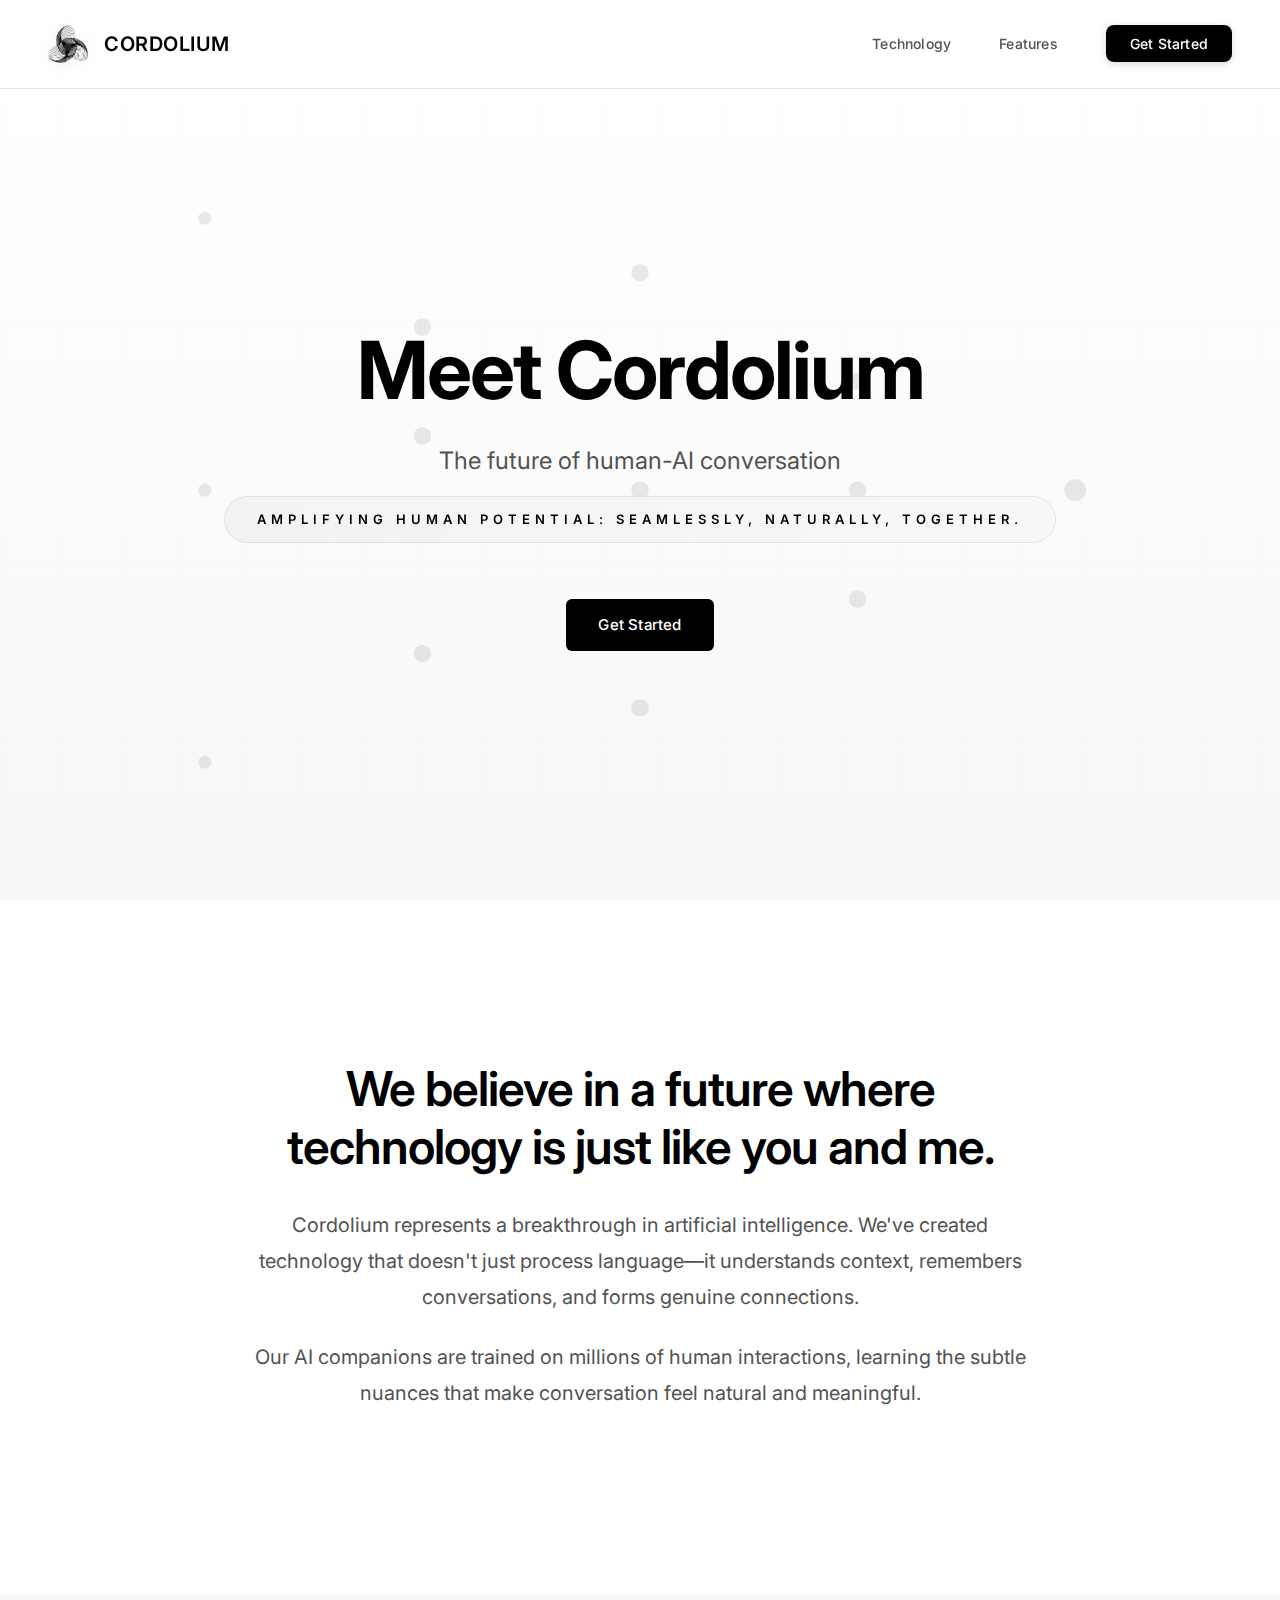
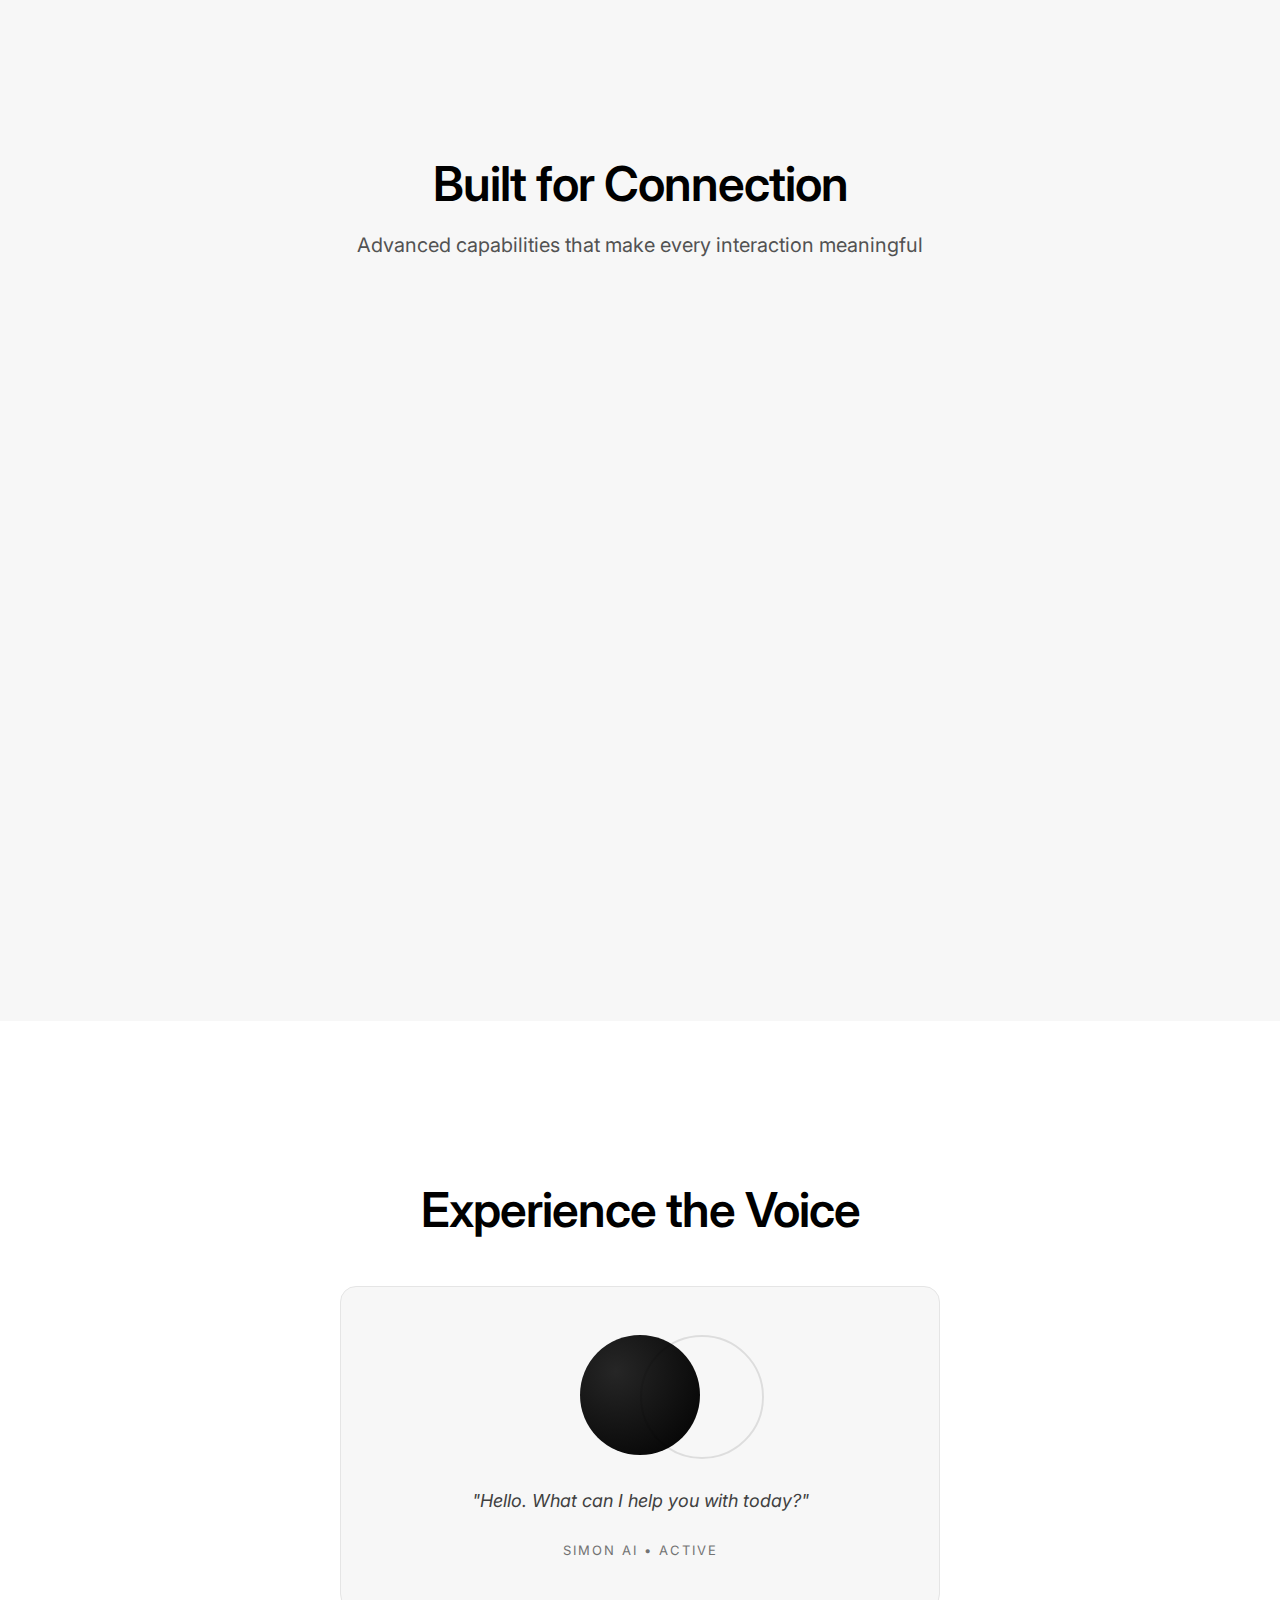
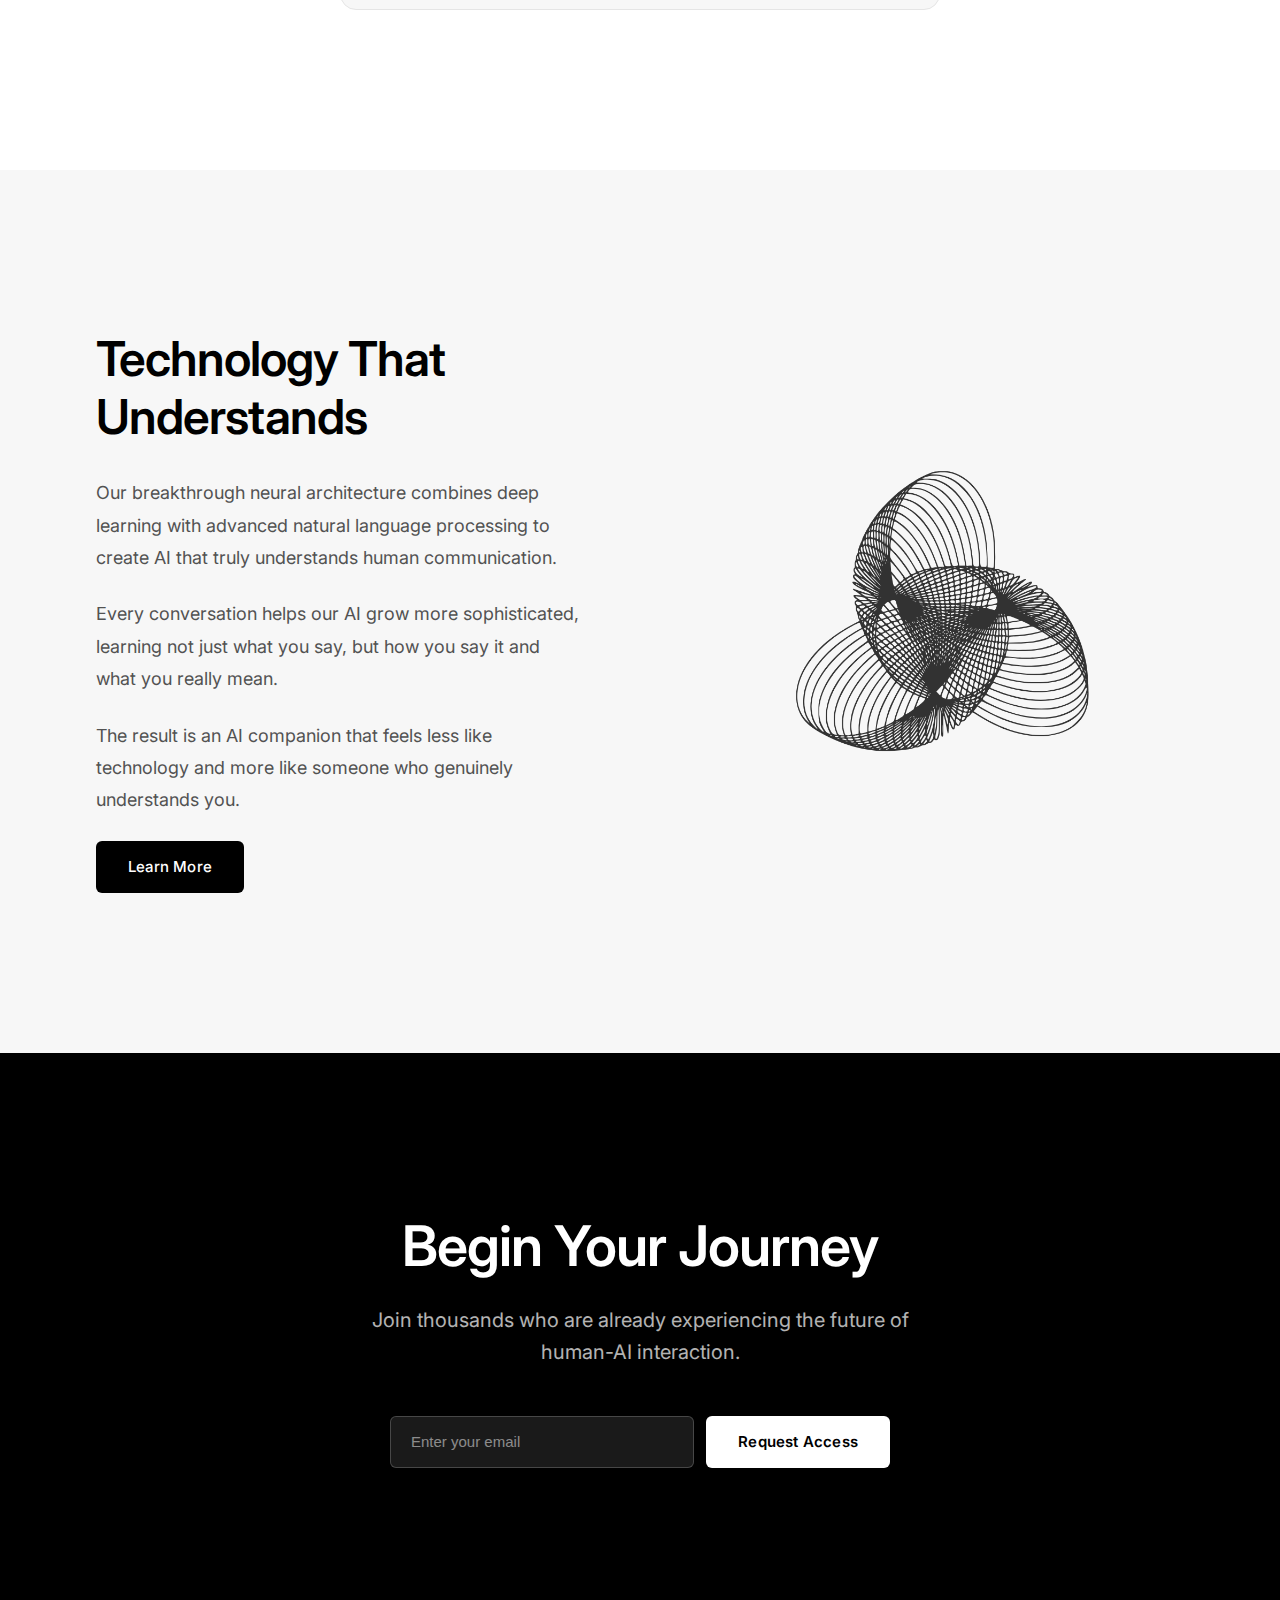
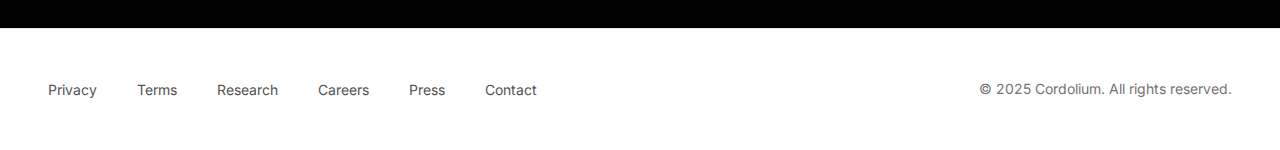
<file: index.html>
<!DOCTYPE html>
<html lang="en">
<head>
    <meta charset="UTF-8">
    <meta name="viewport" content="width=device-width, initial-scale=1.0">
    <title>Cordolium - Amplifying Human Potential</title>
    <meta name="description" content="Experience the future of human-AI conversation with Cordolium's breakthrough voice technology.">

    <!-- Favicon -->
    <link rel="icon" type="image/x-icon" href="assets/images/favicon.ico">

    <!-- Stylesheets -->
    <link rel="stylesheet" href="css/styles.css">

    <!-- Fonts -->
    <link rel="preconnect" href="https://fonts.googleapis.com">
    <link rel="preconnect" href="https://fonts.gstatic.com" crossorigin>
    <link href="https://fonts.googleapis.com/css2?family=Inter:wght@400;500;600;700&display=swap" rel="stylesheet">
</head>
<body>
    <!-- Navigation -->
    <nav>
        <div class="nav-container">
            <div class="logo">
                <!-- REPLACE WITH YOUR ACTUAL LOGO -->
                <img src="assets/images/logo.png" alt="Cordolium" class="logo-icon">
                <span class="logo-text">CORDOLIUM</span>
            </div>
            <ul class="nav-links">
                <li><a href="#technology">Technology</a></li>
                <li><a href="#features">Features</a></li>
                <li><a href="#cta" class="nav-cta">Get Started</a></li>
            </ul>
            <button class="mobile-menu-toggle" aria-label="Toggle menu">
                <span></span>
                <span></span>
                <span></span>
            </button>
        </div>
    </nav>

    <!-- Hero Section -->
    <section class="hero">
        <!-- AI Tech Background Animation -->
        <div class="hero-background">
            <div class="neural-network">
                <svg class="network-svg" viewBox="0 0 1000 800" xmlns="http://www.w3.org/2000/svg">
                    <!-- Connecting Lines -->
                    <g class="connections" stroke="rgba(0,0,0,0.08)" stroke-width="1" fill="none">
                        <line x1="100" y1="150" x2="300" y2="250" class="line-1"/>
                        <line x1="100" y1="400" x2="300" y2="350" class="line-2"/>
                        <line x1="100" y1="650" x2="300" y2="550" class="line-3"/>
                        <line x1="300" y1="250" x2="500" y2="200" class="line-4"/>
                        <line x1="300" y1="250" x2="500" y2="400" class="line-5"/>
                        <line x1="300" y1="350" x2="500" y2="400" class="line-6"/>
                        <line x1="300" y1="550" x2="500" y2="600" class="line-7"/>
                        <line x1="500" y1="200" x2="700" y2="300" class="line-8"/>
                        <line x1="500" y1="400" x2="700" y2="400" class="line-9"/>
                        <line x1="500" y1="600" x2="700" y2="500" class="line-10"/>
                        <line x1="700" y1="300" x2="900" y2="400" class="line-11"/>
                        <line x1="700" y1="500" x2="900" y2="400" class="line-12"/>
                    </g>
                    <!-- Nodes -->
                    <g class="nodes" fill="rgba(0,0,0,0.15)">
                        <circle cx="100" cy="150" r="6" class="node-1"/>
                        <circle cx="100" cy="400" r="6" class="node-2"/>
                        <circle cx="100" cy="650" r="6" class="node-3"/>
                        <circle cx="300" cy="250" r="8" class="node-4"/>
                        <circle cx="300" cy="350" r="8" class="node-5"/>
                        <circle cx="300" cy="550" r="8" class="node-6"/>
                        <circle cx="500" cy="200" r="8" class="node-7"/>
                        <circle cx="500" cy="400" r="8" class="node-8"/>
                        <circle cx="500" cy="600" r="8" class="node-9"/>
                        <circle cx="700" cy="300" r="8" class="node-10"/>
                        <circle cx="700" cy="400" r="8" class="node-11"/>
                        <circle cx="700" cy="500" r="8" class="node-12"/>
                        <circle cx="900" cy="400" r="10" class="node-13"/>
                    </g>
                </svg>
            </div>
        </div>

        <div class="hero-content">
            <h1>Meet Cordolium</h1>
            <p class="hero-subtitle">The future of human-AI conversation</p>
            <p class="tagline">Amplifying Human Potential: Seamlessly, Naturally, Together.</p>
            <div class="hero-buttons">
                <a href="#cta" class="btn-primary">Get Started</a>
            </div>
        </div>
    </section>

    <!-- Introduction -->
    <section class="introduction">
        <div class="container">
            <div class="intro-content">
                <h2>We believe in a future where technology is just like you and me.</h2>
                <p>Cordolium represents a breakthrough in artificial intelligence. We've created technology that doesn't just process language—it understands context, remembers conversations, and forms genuine connections.</p>
                <p>Our AI companions are trained on millions of human interactions, learning the subtle nuances that make conversation feel natural and meaningful.</p>
            </div>
        </div>
    </section>

    <!-- Features Section -->
    <section class="features" id="features">
        <div class="container">
            <div class="features-header">
                <h2>Built for Connection</h2>
                <p>Advanced capabilities that make every interaction meaningful</p>
            </div>
            <div class="features-grid">
                <div class="feature-card">
                    <h3 class="feature-title">Conversational Memory</h3>
                    <p class="feature-description">Your AI companion remembers past conversations, building a deeper understanding of who you are over time.</p>
                </div>
                <div class="feature-card">
                    <h3 class="feature-title">Natural Voice Synthesis</h3>
                    <p class="feature-description">Industry-leading voice technology that captures emotion, tone, and the subtle nuances of human speech.</p>
                </div>
                <div class="feature-card">
                    <h3 class="feature-title">Contextual Intelligence</h3>
                    <p class="feature-description">Understanding that goes beyond words—recognizing context, subtext, and the meaning behind what you say.</p>
                </div>
                <div class="feature-card">
                    <h3 class="feature-title">Real-time Adaptation</h3>
                    <p class="feature-description">Learns your communication style and preferences, adapting its responses to match your unique personality.</p>
                </div>
                <div class="feature-card">
                    <h3 class="feature-title">Multi-modal Interaction</h3>
                    <p class="feature-description">Seamlessly switch between voice and text, with consistent context across all interaction modes.</p>
                </div>
                <div class="feature-card">
                    <h3 class="feature-title">Privacy by Design</h3>
                    <p class="feature-description">End-to-end encryption and user-controlled data ensures your conversations remain completely private.</p>
                </div>
            </div>
        </div>
    </section>

    <!-- Voice Demo Section -->
    <section class="voice-section">
        <div class="voice-container">
            <h2>Experience the Voice</h2>
            <div class="voice-interface">
                <div class="voice-orb"></div>
                <p class="voice-text" id="voiceText">"Hello. What can I help you with today?"</p>
                <p class="voice-status">SIMON AI • ACTIVE</p>
            </div>
        </div>
    </section>

    <!-- Technology Section -->
    <section class="technology" id="technology">
        <div class="container">
            <div class="tech-grid">
                <div class="tech-content">
                    <h2>Technology That Understands</h2>
                    <p>Our breakthrough neural architecture combines deep learning with advanced natural language processing to create AI that truly understands human communication.</p>
                    <p>Every conversation helps our AI grow more sophisticated, learning not just what you say, but how you say it and what you really mean.</p>
                    <p>The result is an AI companion that feels less like technology and more like someone who genuinely understands you.</p>
                    <a href="#cta" class="btn-primary">Learn More</a>
                </div>
                <div class="tech-visual">
                    <!-- Can be replaced with actual logo or diagram -->
                    <img src="assets/images/logo-icon.png" alt="Cordolium Technology" class="tech-logo">
                </div>
            </div>
        </div>
    </section>

    <!-- CTA Section -->
    <section class="cta" id="cta">
        <div class="container">
            <h2>Begin Your Journey</h2>
            <p>Join thousands who are already experiencing the future of human-AI interaction.</p>
            <div class="cta-input-group">
                <input type="email" class="cta-input" placeholder="Enter your email" id="emailInput">
                <a href="https://seedandspark.com/fund/one-moment#story" class="cta-button" target="_blank" rel="noopener noreferrer" style="display: inline-block; text-decoration: none; padding: 14px 32px;">Request Access</a>
            </div>
        </div>
    </section>

    <!-- Footer -->
    <footer>
        <div class="footer-content">
            <ul class="footer-links">
                <li><a href="https://seedandspark.com/fund/one-moment#story" target="_blank" rel="noopener noreferrer">Privacy</a></li>
                <li><a href="https://seedandspark.com/fund/one-moment#story" target="_blank" rel="noopener noreferrer">Terms</a></li>
                <li><a href="https://seedandspark.com/fund/one-moment#story" target="_blank" rel="noopener noreferrer">Research</a></li>
                <li><a href="https://seedandspark.com/fund/one-moment#story" target="_blank" rel="noopener noreferrer">Careers</a></li>
                <li><a href="https://seedandspark.com/fund/one-moment#story" target="_blank" rel="noopener noreferrer">Press</a></li>
                <li><a href="https://seedandspark.com/fund/one-moment#story" target="_blank" rel="noopener noreferrer">Contact</a></li>
                <li><a href="live-interface.html" style="color: var(--white);">Voice Demo</a></li>
                <li><a href="text-interface.html" style="color: var(--white);">Text Demo</a></li>
            </ul>
            <p class="copyright">© 2025 Cordolium. All rights reserved.</p>
        </div>
    </footer>

    <!-- Permission Modal -->
    <div id="permissionModal" class="modal">
        <div class="modal-overlay"></div>
        <div class="modal-content">
            <div class="modal-icon">🎤</div>
            <h3>Allow Cordolium to Access Microphone?</h3>
            <p>To enable voice conversations with your AI companion, we need access to your microphone. Your privacy is our priority—recordings are processed in real-time and never stored.</p>
            <div class="modal-buttons">
                <button class="modal-btn modal-btn-secondary" id="denyMicBtn">Not Now</button>
                <button class="modal-btn modal-btn-primary" id="allowMicBtn">Allow</button>
            </div>
        </div>
    </div>

    <!-- Scripts -->
    <script src="js/main.js"></script>
</body>
</html>
</file>
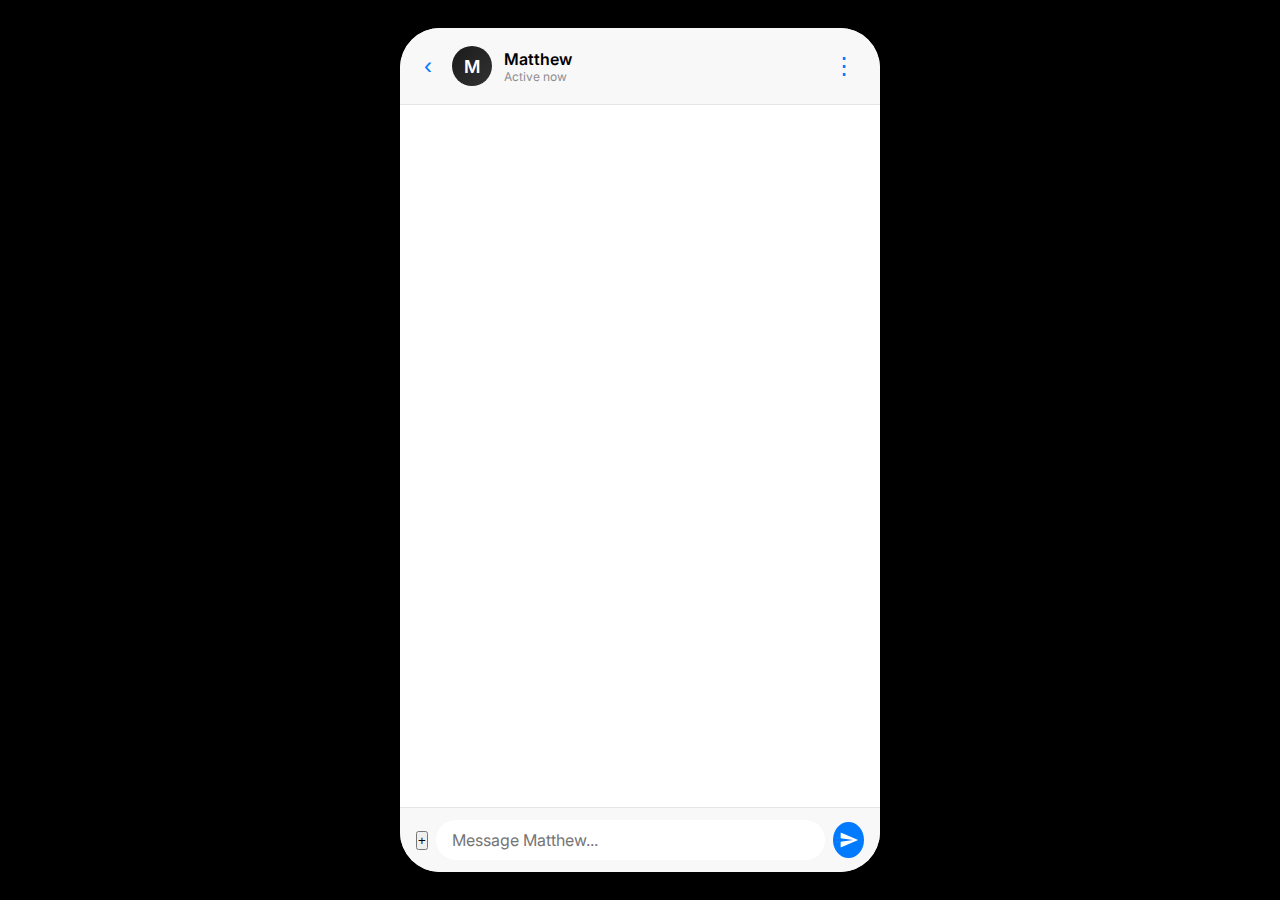
<file: chat-matthew.html>
<!DOCTYPE html>
<html lang="en">
<head>
    <meta charset="UTF-8">
    <meta name="viewport" content="width=device-width, initial-scale=1.0, maximum-scale=1.0, user-scalable=no">
    <title>Matthew - Chat</title>

    <!-- Fonts -->
    <link rel="preconnect" href="https://fonts.googleapis.com">
    <link rel="preconnect" href="https://fonts.gstatic.com" crossorigin>
    <link href="https://fonts.googleapis.com/css2?family=Inter:wght@400;500;600&display=swap" rel="stylesheet">

    <!-- Styles -->
    <link rel="stylesheet" href="css/text-interface.css">
</head>
<body class="text-interface-body">

    <!-- Mobile Chat Interface -->
    <div class="mobile-container">
        <!-- Chat Header -->
        <div class="chat-header" id="chatHeader">
            <button class="back-btn" onclick="history.back()">‹</button>
            <div class="chat-title">
                <div class="avatar avatar-matthew">M</div>
                <div class="title-info">
                    <div class="name">Matthew</div>
                    <div class="status">Active now</div>
                </div>
            </div>
            <button class="options-btn">⋮</button>
        </div>

        <!-- Chat Messages -->
        <div class="chat-messages" id="chatMessages">
            <!-- Messages will be added here dynamically -->
        </div>

        <!-- Typing Indicator (hidden by default) -->
        <div class="typing-indicator" id="typingIndicator">
            <div class="avatar-small avatar-matthew">M</div>
            <div class="typing-dots">
                <span></span>
                <span></span>
                <span></span>
            </div>
        </div>

        <!-- Chat Input -->
        <div class="chat-input-container" id="chatInputContainer">
            <button class="input-icon-btn">+</button>
            <input
                type="text"
                class="chat-input"
                id="chatInput"
                placeholder="Message Matthew..."
                autocomplete="off"
            >
            <button class="input-icon-btn send-btn" id="sendBtn">
                <svg width="20" height="20" viewBox="0 0 24 24" fill="currentColor">
                    <path d="M2.01 21L23 12 2.01 3 2 10l15 2-15 2z"/>
                </svg>
            </button>
        </div>
    </div>

    <!-- Scripts -->
    <script src="js/chat-matthew.js"></script>
</body>
</html>
</file>
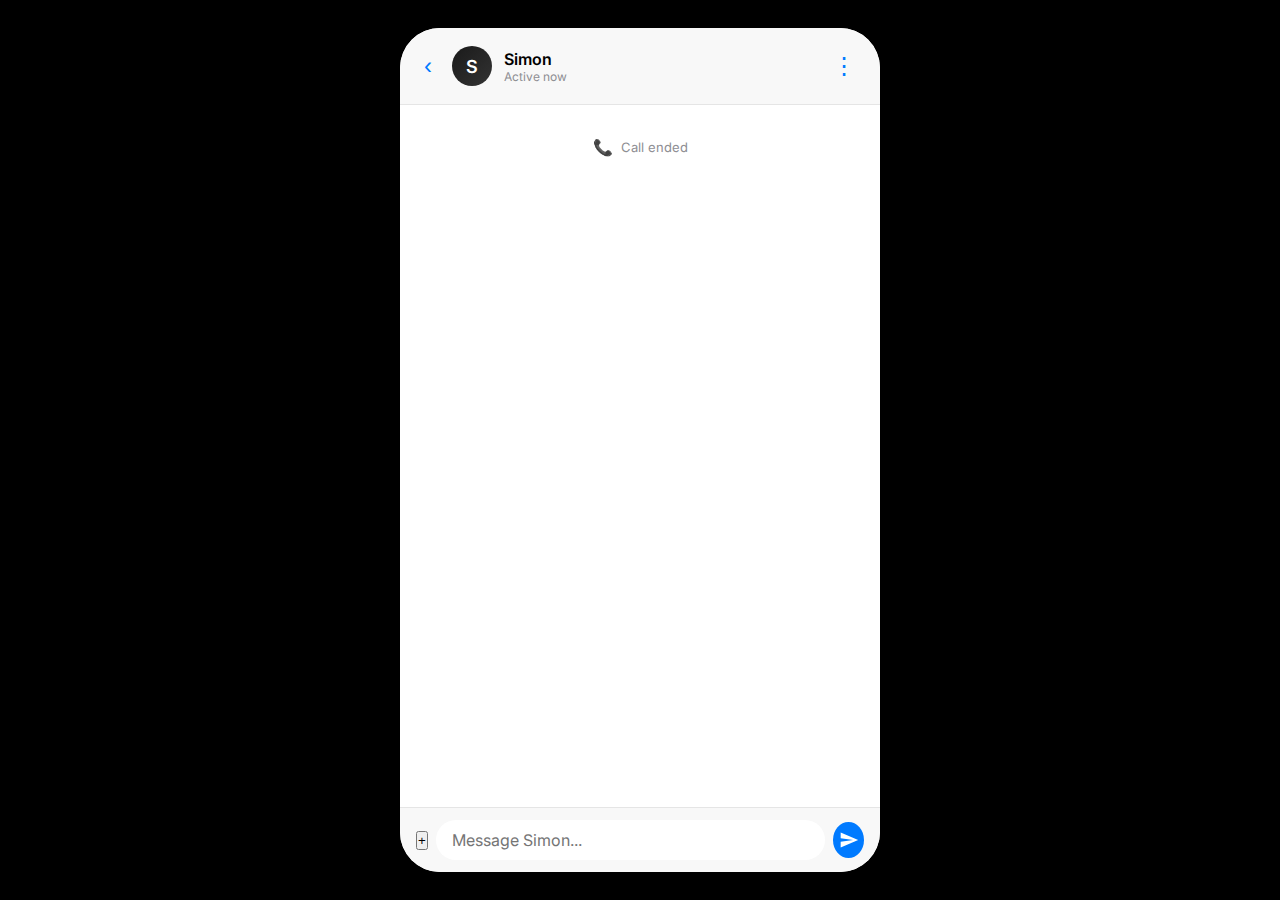
<file: chat-simon.html>
<!DOCTYPE html>
<html lang="en">
<head>
    <meta charset="UTF-8">
    <meta name="viewport" content="width=device-width, initial-scale=1.0, maximum-scale=1.0, user-scalable=no">
    <title>Simon - Chat</title>

    <!-- Fonts -->
    <link rel="preconnect" href="https://fonts.googleapis.com">
    <link rel="preconnect" href="https://fonts.gstatic.com" crossorigin>
    <link href="https://fonts.googleapis.com/css2?family=Inter:wght@400;500;600&display=swap" rel="stylesheet">

    <!-- Styles -->
    <link rel="stylesheet" href="css/text-interface.css">
</head>
<body class="text-interface-body">

    <!-- Mobile Chat Interface -->
    <div class="mobile-container">
        <!-- Chat Header -->
        <div class="chat-header" id="chatHeader">
            <button class="back-btn" onclick="history.back()">‹</button>
            <div class="chat-title">
                <div class="avatar avatar-simon">S</div>
                <div class="title-info">
                    <div class="name">Simon</div>
                    <div class="status">Active now</div>
                </div>
            </div>
            <button class="options-btn">⋮</button>
        </div>

        <!-- Chat Messages -->
        <div class="chat-messages" id="chatMessages">
            <!-- Messages will be added here dynamically -->
        </div>

        <!-- Typing Indicator (hidden by default) -->
        <div class="typing-indicator" id="typingIndicator">
            <div class="avatar-small avatar-simon">S</div>
            <div class="typing-dots">
                <span></span>
                <span></span>
                <span></span>
            </div>
        </div>

        <!-- Chat Input -->
        <div class="chat-input-container" id="chatInputContainer">
            <button class="input-icon-btn">+</button>
            <input
                type="text"
                class="chat-input"
                id="chatInput"
                placeholder="Message Simon..."
                autocomplete="off"
            >
            <button class="input-icon-btn send-btn" id="sendBtn">
                <svg width="20" height="20" viewBox="0 0 24 24" fill="currentColor">
                    <path d="M2.01 21L23 12 2.01 3 2 10l15 2-15 2z"/>
                </svg>
            </button>
        </div>
    </div>

    <!-- Scripts -->
    <script src="js/chat-simon.js"></script>
</body>
</html>
</file>
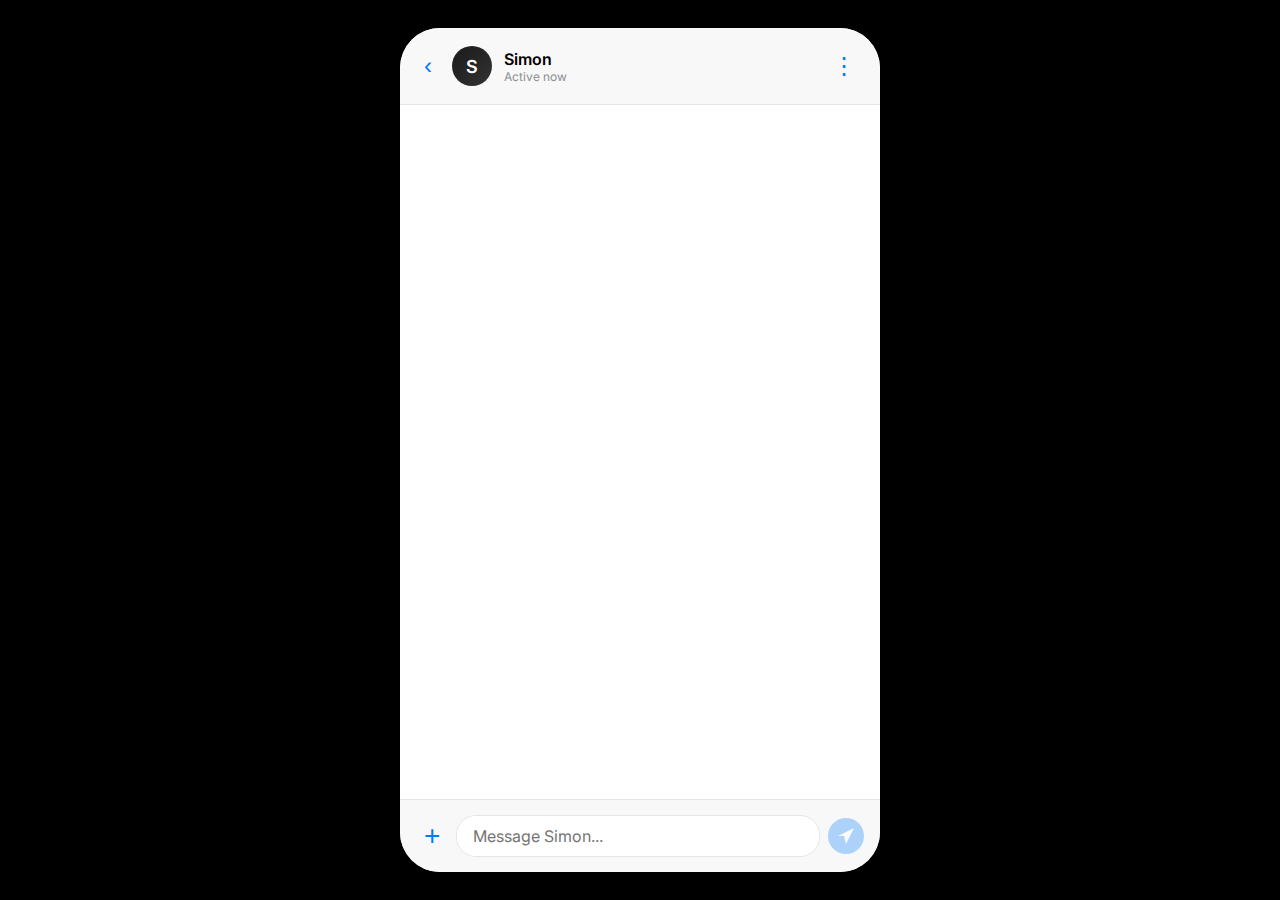
<file: chat.html>
<!DOCTYPE html>
<html lang="en">
<head>
    <meta charset="UTF-8">
    <meta name="viewport" content="width=device-width, initial-scale=1.0, maximum-scale=1.0, user-scalable=no">
    <title>Chat</title>

    <!-- Fonts -->
    <link rel="preconnect" href="https://fonts.googleapis.com">
    <link rel="preconnect" href="https://fonts.gstatic.com" crossorigin>
    <link href="https://fonts.googleapis.com/css2?family=Inter:wght@400;500;600&display=swap" rel="stylesheet">

    <!-- Styles -->
    <link rel="stylesheet" href="css/text-interface.css">
</head>
<body class="text-interface-body">

    <!-- Mobile Chat Interface -->
    <div class="mobile-container">
        <!-- Chat Header -->
        <div class="chat-header">
            <button class="back-btn" onclick="history.back()">‹</button>
            <div class="chat-title">
                <div class="avatar" id="avatar">S</div>
                <div class="title-info">
                    <div class="name" id="characterName">Simon</div>
                    <div class="status">Active now</div>
                </div>
            </div>
            <button class="options-btn">⋮</button>
        </div>

        <!-- Chat Messages -->
        <div class="chat-messages" id="chatMessages">
            <!-- Messages will be added here dynamically -->
        </div>

        <!-- Typing Indicator (hidden by default) -->
        <div class="typing-indicator" id="typingIndicator">
            <div class="avatar-small" id="avatarSmall">S</div>
            <div class="typing-dots">
                <span></span>
                <span></span>
                <span></span>
            </div>
        </div>

        <!-- Input Area -->
        <div class="chat-input-container">
            <button class="attach-btn" id="operatorToggle" onclick="toggleOperatorPanel()">+</button>
            <div class="input-wrapper">
                <input type="text"
                       class="chat-input"
                       id="chatInput"
                       placeholder="Message..."
                       autocomplete="off">
            </div>
            <button class="send-btn" id="sendBtn" disabled>
                <svg width="20" height="20" viewBox="0 0 20 20" fill="currentColor">
                    <path d="M2 10l16-8-8 16-2-8-6-0z"/>
                </svg>
            </button>
        </div>
    </div>

    <!-- Operator Panel (Hidden) -->
    <div class="text-operator-panel hidden" id="operatorPanel">
        <div class="panel-header">
            <h3>Operator Controls</h3>
            <button class="close-btn" onclick="toggleOperatorPanel()">×</button>
        </div>
        <div class="panel-content">
            <div class="control-group">
                <h4>Character</h4>
                <select id="characterSelect" onchange="switchCharacter(this.value)">
                    <option value="simon">Simon (Cordolium AI)</option>
                    <option value="matthew">Matthew</option>
                </select>
            </div>

            <div class="control-group">
                <h4>Response Control</h4>
                <button onclick="triggerNextResponse()">Next Response (Enter)</button>
                <button onclick="showTypingIndicator()">Show Typing (T)</button>
                <button onclick="clearChat()">Clear Chat (C)</button>
                <button onclick="resetSequence()">Reset Sequence (R)</button>
            </div>

            <div class="control-group">
                <h4>Settings</h4>
                <label>
                    Typing Speed (ms):
                    <input type="range" min="20" max="100" value="50" id="typingSpeed">
                    <span id="typingSpeedValue">50</span>
                </label>
                <label>
                    <input type="checkbox" id="autoScroll" checked>
                    Auto-scroll to bottom
                </label>
            </div>
        </div>
    </div>

    <!-- Scripts -->
    <script src="js/chat.js"></script>
</body>
</html>
</file>
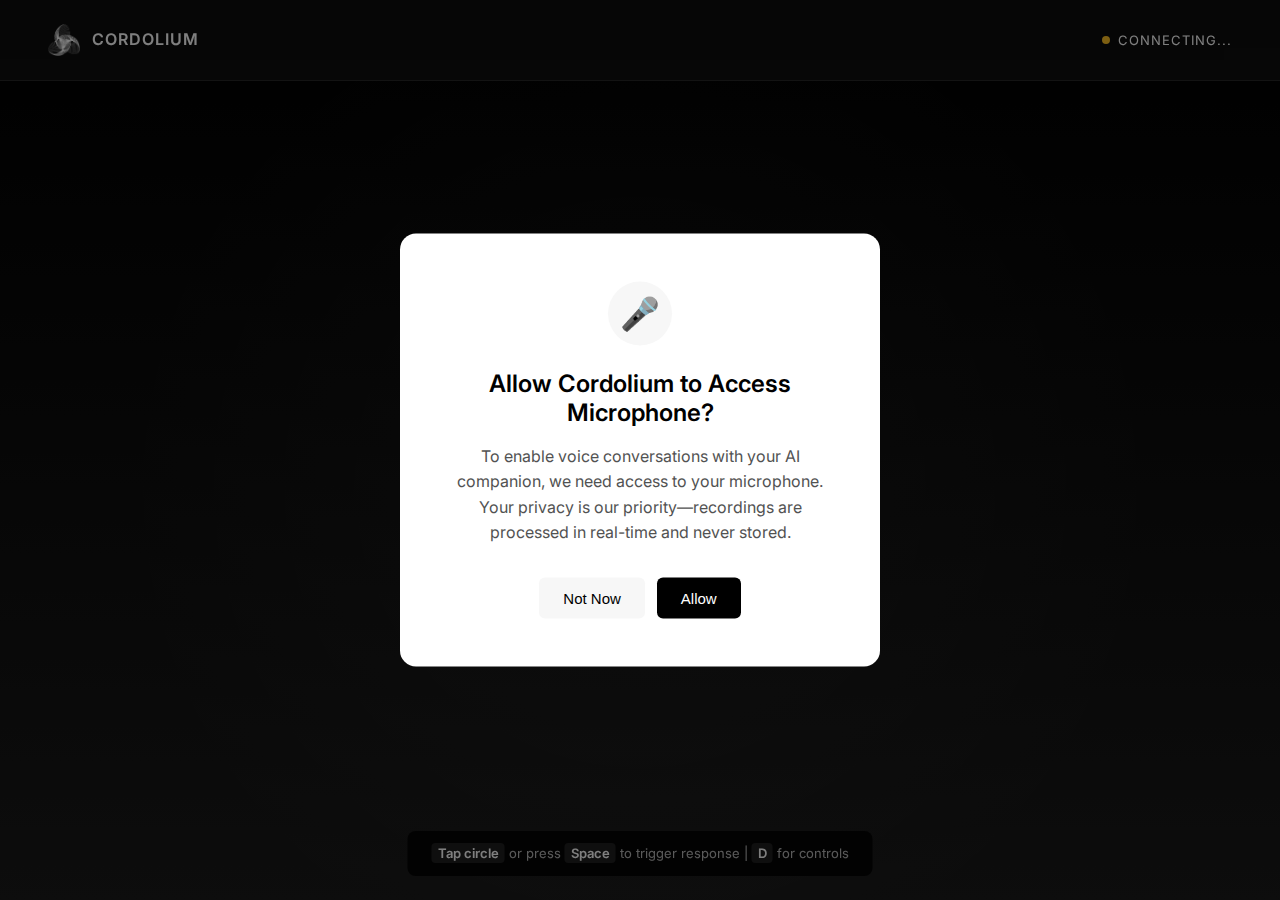
<file: live-interface.html>
<!DOCTYPE html>
<html lang="en">
<head>
    <meta charset="UTF-8">
    <meta name="viewport" content="width=device-width, initial-scale=1.0">
    <title>Simon AI - Live Interface</title>

    <!-- Favicon -->
    <link rel="icon" type="image/x-icon" href="assets/images/favicon.ico">

    <!-- Fonts -->
    <link rel="preconnect" href="https://fonts.googleapis.com">
    <link rel="preconnect" href="https://fonts.gstatic.com" crossorigin>
    <link href="https://fonts.googleapis.com/css2?family=Inter:wght@400;500;600;700&display=swap" rel="stylesheet">

    <!-- Stylesheets -->
    <link rel="stylesheet" href="css/styles.css">
    <link rel="stylesheet" href="css/live-interface.css">
</head>
<body class="live-interface-body">

    <!-- Live AI Interface -->
    <div class="live-interface-container">
        <!-- Top Bar -->
        <div class="interface-header">
            <div class="logo-small">
                <img src="assets/images/logo.png" alt="Cordolium" class="logo-icon-small">
                <span>CORDOLIUM</span>
            </div>
            <div class="connection-status" id="connectionStatus">
                <span class="status-dot"></span>
                <span class="status-text">Connecting...</span>
            </div>
        </div>

        <!-- Main Visualization Area -->
        <div class="visualization-container">
            <canvas id="waveformCanvas" class="waveform-canvas"></canvas>

            <!-- State Overlay -->
            <div class="state-overlay" id="stateOverlay">
                <div class="state-text" id="stateText">Initializing...</div>
            </div>
        </div>

        <!-- Response Display Area - REMOVED (Visual only) -->

        <!-- Control Hints (fade out after a few seconds) -->
        <div class="control-hints" id="controlHints">
            <p><strong>Tap circle</strong> or press <strong>Space</strong> to trigger response | <strong>D</strong> for controls</p>
        </div>

        <!-- Mobile Floating Control Button -->
        <button class="mobile-control-btn" id="mobileControlBtn" onclick="if(window.directorPanel) directorPanel.toggle()">
            <svg width="24" height="24" viewBox="0 0 24 24" fill="none" stroke="currentColor" stroke-width="2">
                <circle cx="12" cy="12" r="3"/>
                <path d="M12 1v6m0 6v6m-6-6h6m6 0h6"/>
            </svg>
        </button>

        <!-- Mobile Quick Actions -->
        <div class="mobile-quick-actions" id="mobileQuickActions">
            <button class="quick-action-btn" onclick="if(window.liveAI) liveAI.handleManualTrigger()" title="Trigger Response">
                <svg width="20" height="20" viewBox="0 0 24 24" fill="currentColor">
                    <path d="M8 5v14l11-7z"/>
                </svg>
            </button>
            <button class="quick-action-btn" onclick="if(window.liveAI) liveAI.setState('idle')" title="Reset to Idle">
                <svg width="20" height="20" viewBox="0 0 24 24" fill="none" stroke="currentColor" stroke-width="2">
                    <circle cx="12" cy="12" r="10"/>
                    <path d="M12 6v6l4 2"/>
                </svg>
            </button>
        </div>
    </div>

    <!-- Permission Modal -->
    <div id="permissionModal" class="modal active">
        <div class="modal-overlay"></div>
        <div class="modal-content">
            <div class="modal-icon">🎤</div>
            <h3>Allow Cordolium to Access Microphone?</h3>
            <p>To enable voice conversations with your AI companion, we need access to your microphone. Your privacy is our priority—recordings are processed in real-time and never stored.</p>
            <div class="modal-buttons">
                <button class="modal-btn modal-btn-secondary" id="denyMicBtn">Not Now</button>
                <button class="modal-btn modal-btn-primary" id="allowMicBtn">Allow</button>
            </div>
        </div>
    </div>

    <!-- Scripts -->
    <script src="audio/audio-processor.js"></script>
    <script src="audio/response-manager.js"></script>
    <script src="visualizations/waveform-viz.js"></script>
    <script src="controls/director-panel.js"></script>
    <script src="js/live-interface.js"></script>
</body>
</html>
</file>
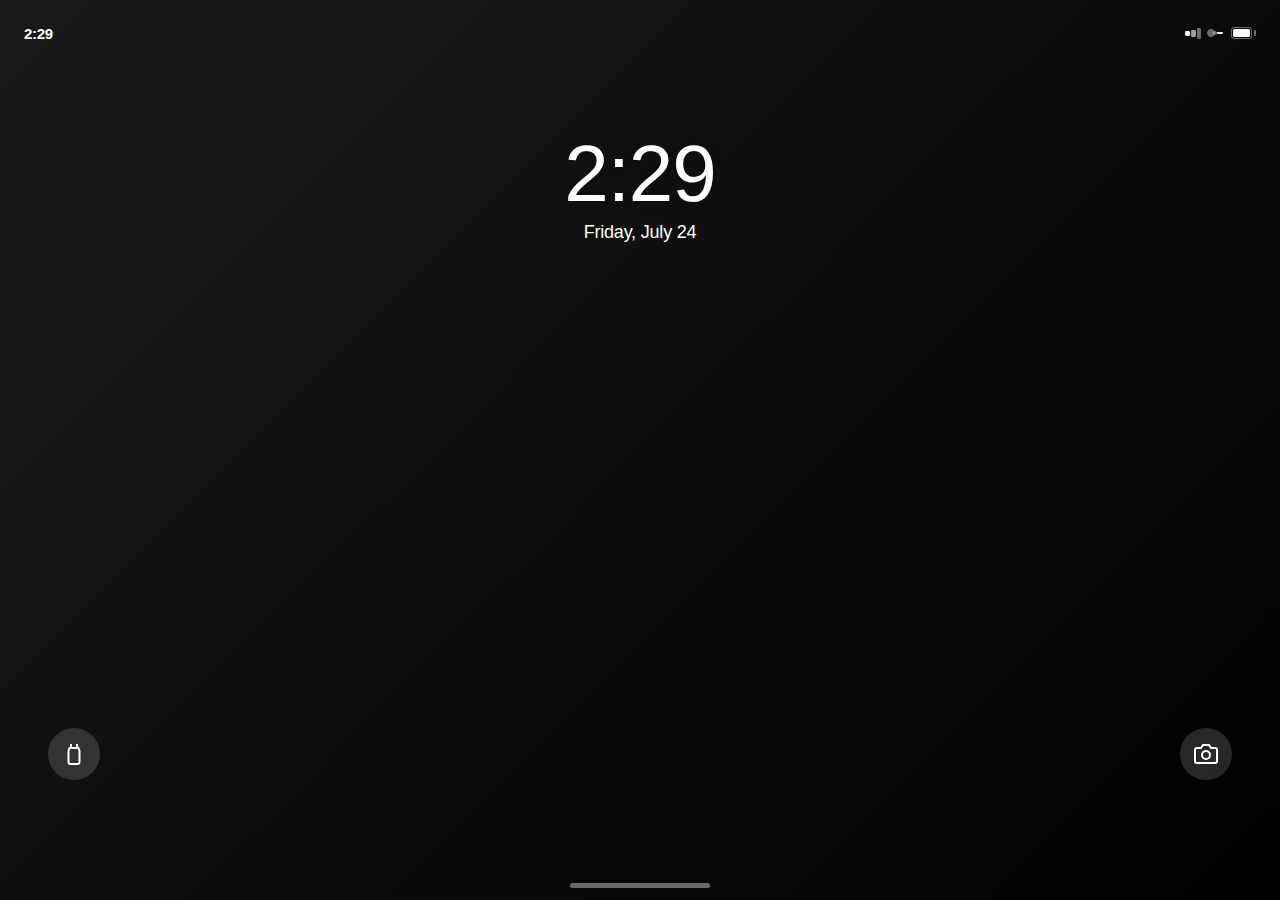
<file: lock-screen.html>
<!DOCTYPE html>
<html lang="en">
<head>
    <meta charset="UTF-8">
    <meta name="viewport" content="width=device-width, initial-scale=1.0, user-scalable=no, viewport-fit=cover">

    <!-- PWA / Standalone Mode -->
    <meta name="apple-mobile-web-app-capable" content="yes">
    <meta name="apple-mobile-web-app-status-bar-style" content="black-translucent">
    <meta name="apple-mobile-web-app-title" content="iPhone">
    <meta name="mobile-web-app-capable" content="yes">

    <title>iPhone</title>

    <!-- App Icons for Add to Home Screen -->
    <link rel="apple-touch-icon" sizes="180x180" href="assets/images/apple-touch-icon.png">
    <link rel="icon" type="image/x-icon" href="assets/images/favicon.ico">

    <!-- Fonts -->
    <link rel="preconnect" href="https://fonts.googleapis.com">
    <link rel="preconnect" href="https://fonts.gstatic.com" crossorigin>
    <link href="https://fonts.googleapis.com/css2?family=Inter:wght@400;500;600;700&display=swap" rel="stylesheet">

    <!-- Stylesheets -->
    <link rel="stylesheet" href="css/lock-screen.css">
</head>
<body>
    <!-- iPhone Lock Screen -->
    <div class="lock-screen" id="lockScreen">
        <!-- Status Bar -->
        <div class="status-bar">
            <div class="status-left">
                <span class="status-time" id="statusTime">9:41</span>
            </div>
            <div class="status-right">
                <svg class="status-icon" width="16" height="11" viewBox="0 0 16 11" fill="none">
                    <path d="M0 4.5C0 3.67157 0.671573 3 1.5 3H3.5C4.32843 3 5 3.67157 5 4.5V6.5C5 7.32843 4.32843 8 3.5 8H1.5C0.671573 8 0 7.32843 0 6.5V4.5Z" fill="white"/>
                    <path d="M6 3.5C6 2.67157 6.67157 2 7.5 2H9.5C10.3284 2 11 2.67157 11 3.5V7.5C11 8.32843 10.3284 9 9.5 9H7.5C6.67157 9 6 8.32843 6 7.5V3.5Z" fill="white" fill-opacity="0.6"/>
                    <path d="M12 1.5C12 0.671573 12.6716 0 13.5 0H14.5C15.3284 0 16 0.671573 16 1.5V9.5C16 10.3284 15.3284 11 14.5 11H13.5C12.6716 11 12 10.3284 12 9.5V1.5Z" fill="white" fill-opacity="0.4"/>
                </svg>
                <svg class="status-icon" width="16" height="12" viewBox="0 0 16 12" fill="none">
                    <path d="M0 6C0 3.79086 1.79086 2 4 2C6.20914 2 8 3.79086 8 6C8 8.20914 6.20914 10 4 10C1.79086 10 0 8.20914 0 6Z" fill="white" fill-opacity="0.4"/>
                    <path d="M6 6C6 4.89543 6.89543 4 8 4C9.10457 4 10 4.89543 10 6C10 7.10457 9.10457 8 8 8C6.89543 8 6 7.10457 6 6Z" fill="white" fill-opacity="0.4"/>
                    <path d="M10 6C10 5.44772 10.4477 5 11 5H15C15.5523 5 16 5.44772 16 6C16 6.55228 15.5523 7 15 7H11C10.4477 7 10 6.55228 10 6Z" fill="white"/>
                </svg>
                <svg class="status-icon battery-icon" width="25" height="12" viewBox="0 0 25 12" fill="none">
                    <rect x="0.5" y="0.5" width="20" height="11" rx="2.5" stroke="white" stroke-opacity="0.4"/>
                    <path d="M23 4C23 3.44772 23.4477 3 24 3C24.5523 3 25 3.44772 25 4V8C25 8.55228 24.5523 9 24 9C23.4477 9 23 8.55228 23 8V4Z" fill="white" fill-opacity="0.4"/>
                    <rect x="2" y="2" width="17" height="8" rx="1.5" fill="white"/>
                </svg>
            </div>
        </div>

        <!-- Wallpaper/Background -->
        <div class="wallpaper"></div>

        <!-- Time Display -->
        <div class="time-display">
            <div class="current-time" id="currentTime">9:41</div>
            <div class="current-date" id="currentDate">Monday, December 9</div>
        </div>

        <!-- Notification Area -->
        <div class="notification-container" id="notificationContainer">
            <!-- Notifications will appear here -->
        </div>

        <!-- Lock Screen Actions -->
        <div class="lock-actions">
            <div class="lock-action flashlight">
                <svg width="24" height="24" viewBox="0 0 24 24" fill="none" stroke="white" stroke-width="2">
                    <path d="M9 2v4m6-4v4M7.5 6h9l1 3v11a2 2 0 0 1-2 2h-7a2 2 0 0 1-2-2V9l1-3z"/>
                </svg>
            </div>
            <div class="lock-action camera">
                <svg width="24" height="24" viewBox="0 0 24 24" fill="none" stroke="white" stroke-width="2">
                    <path d="M23 19a2 2 0 0 1-2 2H3a2 2 0 0 1-2-2V8a2 2 0 0 1 2-2h4l2-3h6l2 3h4a2 2 0 0 1 2 2z"/>
                    <circle cx="12" cy="13" r="4"/>
                </svg>
            </div>
        </div>

        <!-- Swipe Up Indicator -->
        <div class="swipe-indicator">
            <div class="home-bar"></div>
        </div>
    </div>

    <!-- Director Control Panel (Hidden) -->
    <div class="director-controls" id="directorControls">
        <div class="controls-header">
            <h3>Director Controls</h3>
            <button class="close-controls" id="closeControls">×</button>
        </div>
        <div class="controls-content">
            <div class="control-group">
                <label>Notification Delay (seconds)</label>
                <input type="number" id="notificationDelay" value="3" min="0" max="60" step="0.5">
            </div>
            <div class="control-group">
                <label>Contact Name</label>
                <select id="contactName">
                    <option value="simon">Simon (Cordolium)</option>
                    <option value="matthew">Matthew (Messages)</option>
                    <option value="custom">Custom...</option>
                </select>
            </div>
            <div class="control-group custom-fields" id="customFields" style="display: none;">
                <input type="text" id="customContactName" placeholder="Contact Name">
                <input type="text" id="customAppName" placeholder="App Name">
                <input type="text" id="customMessage" placeholder="Message">
            </div>
            <div class="control-group">
                <label>Time Override</label>
                <input type="text" id="timeOverride" placeholder="Leave empty for current time">
                <small>Example: 3:47 AM</small>
            </div>
            <div class="control-buttons">
                <button class="control-btn primary" id="triggerNotification">Trigger Notification</button>
                <button class="control-btn" id="clearNotifications">Clear All</button>
                <button class="control-btn" id="resetScreen">Reset Screen</button>
            </div>
        </div>
    </div>

    <!-- Hidden Access Button (Triple Tap Top-Right) -->
    <div class="secret-access" id="secretAccess"></div>

    <!-- Scripts -->
    <script src="js/lock-screen.js"></script>
</body>
</html>
</file>
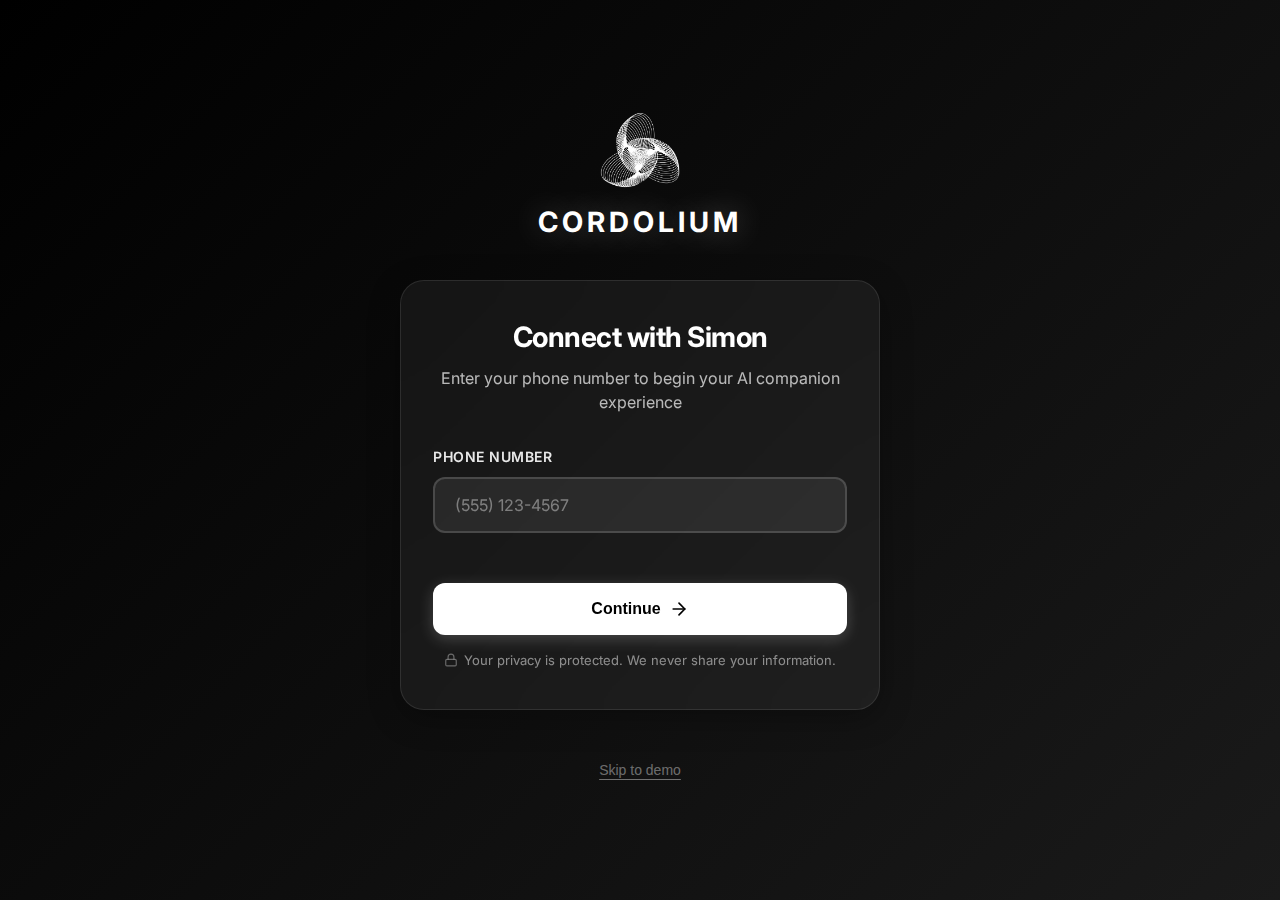
<file: phone-entry.html>
<!DOCTYPE html>
<html lang="en">
<head>
    <meta charset="UTF-8">
    <meta name="viewport" content="width=device-width, initial-scale=1.0">
    <title>Connect - Cordolium</title>

    <!-- Favicon -->
    <link rel="icon" type="image/x-icon" href="assets/images/favicon.ico">

    <!-- Fonts -->
    <link rel="preconnect" href="https://fonts.googleapis.com">
    <link rel="preconnect" href="https://fonts.gstatic.com" crossorigin>
    <link href="https://fonts.googleapis.com/css2?family=Inter:wght@400;500;600;700&display=swap" rel="stylesheet">

    <!-- Stylesheets -->
    <link rel="stylesheet" href="css/styles.css">
    <link rel="stylesheet" href="css/phone-entry.css">
</head>
<body class="phone-entry-body">

    <!-- Phone Entry Container -->
    <div class="phone-entry-container">
        <!-- Logo -->
        <div class="logo-container">
            <img src="assets/images/logo.png" alt="Cordolium" class="logo-main">
            <h1 class="logo-text">CORDOLIUM</h1>
        </div>

        <!-- Form Card -->
        <div class="entry-card">
            <h2 class="entry-title">Connect with Simon</h2>
            <p class="entry-description">Enter your phone number to begin your AI companion experience</p>

            <form id="phoneForm" class="phone-form">
                <div class="input-group">
                    <label for="phoneNumber" class="input-label">Phone Number</label>
                    <input
                        type="tel"
                        id="phoneNumber"
                        name="phoneNumber"
                        class="phone-input"
                        placeholder="(555) 123-4567"
                        autocomplete="tel"
                        required
                    >
                    <div class="input-error" id="phoneError"></div>
                </div>

                <button type="submit" class="continue-btn" id="continueBtn">
                    <span>Continue</span>
                    <svg width="20" height="20" viewBox="0 0 24 24" fill="none" stroke="currentColor" stroke-width="2" stroke-linecap="round" stroke-linejoin="round">
                        <line x1="5" y1="12" x2="19" y2="12"></line>
                        <polyline points="12 5 19 12 12 19"></polyline>
                    </svg>
                </button>
            </form>

            <p class="privacy-note">
                <svg width="14" height="14" viewBox="0 0 24 24" fill="none" stroke="currentColor" stroke-width="2">
                    <rect x="3" y="11" width="18" height="11" rx="2" ry="2"></rect>
                    <path d="M7 11V7a5 5 0 0 1 10 0v4"></path>
                </svg>
                Your privacy is protected. We never share your information.
            </p>
        </div>

        <!-- Skip Link (for testing/director) -->
        <button class="skip-link" id="skipBtn">Skip to demo</button>
    </div>

    <!-- Loading Overlay -->
    <div class="loading-overlay" id="loadingOverlay">
        <div class="loading-spinner"></div>
        <p class="loading-text">Connecting to Simon...</p>
    </div>

    <!-- Scripts -->
    <script src="js/phone-entry.js"></script>
</body>
</html>
</file>
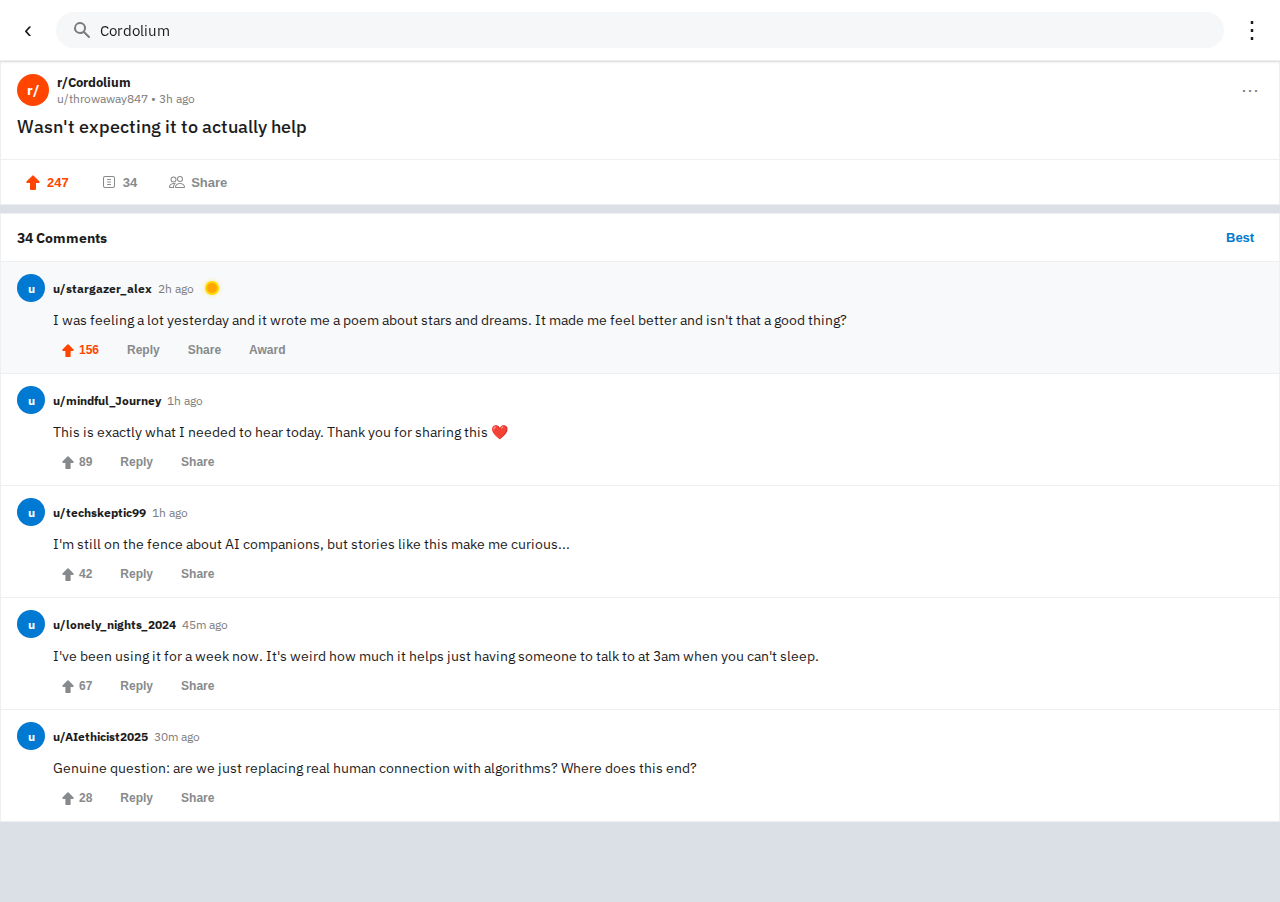
<file: reddit.html>
<!DOCTYPE html>
<html lang="en">
<head>
    <meta charset="UTF-8">
    <meta name="viewport" content="width=device-width, initial-scale=1.0, maximum-scale=1.0, user-scalable=no">
    <title>Cordolium - Reddit Search</title>

    <!-- Fonts -->
    <link rel="preconnect" href="https://fonts.googleapis.com">
    <link rel="preconnect" href="https://fonts.gstatic.com" crossorigin>
    <link href="https://fonts.googleapis.com/css2?family=IBM+Plex+Sans:wght@400;500;600;700&display=swap" rel="stylesheet">

    <!-- Styles -->
    <link rel="stylesheet" href="css/reddit.css">
</head>
<body>

    <!-- Reddit Mobile Interface -->
    <div class="reddit-container">

        <!-- Header -->
        <div class="reddit-header">
            <button class="back-btn">‹</button>
            <div class="search-bar">
                <svg class="search-icon" width="20" height="20" viewBox="0 0 20 20" fill="currentColor">
                    <path d="M8 4a4 4 0 100 8 4 4 0 000-8zM2 8a6 6 0 1110.89 3.476l4.817 4.817a1 1 0 01-1.414 1.414l-4.816-4.816A6 6 0 012 8z"/>
                </svg>
                <span class="search-text">Cordolium</span>
            </div>
            <button class="menu-btn">⋮</button>
        </div>

        <!-- Search Results / Thread View -->
        <div class="reddit-content">

            <!-- Thread Post -->
            <div class="reddit-post">
                <div class="post-header">
                    <div class="subreddit-info">
                        <div class="subreddit-icon">r/</div>
                        <div class="subreddit-details">
                            <span class="subreddit-name">r/Cordolium</span>
                            <span class="post-meta">u/throwaway847 • 3h ago</span>
                        </div>
                    </div>
                    <button class="post-options">⋯</button>
                </div>

                <div class="post-content">
                    <h2 class="post-title">Wasn't expecting it to actually help</h2>
                    <!-- No description as per director -->
                </div>

                <div class="post-actions">
                    <button class="action-btn upvote">
                        <svg width="16" height="16" viewBox="0 0 16 16" fill="currentColor">
                            <path d="M7.293 1.707L1.707 7.293A1 1 0 002.414 9H5v6a1 1 0 001 1h4a1 1 0 001-1V9h2.586a1 1 0 00.707-1.707l-5.586-5.586a1 1 0 00-1.414 0z"/>
                        </svg>
                        <span class="vote-count">247</span>
                    </button>
                    <button class="action-btn">
                        <svg width="16" height="16" viewBox="0 0 16 16" fill="currentColor">
                            <path d="M2 4a2 2 0 012-2h8a2 2 0 012 2v8a2 2 0 01-2 2H4a2 2 0 01-2-2V4zm2-1a1 1 0 00-1 1v8a1 1 0 001 1h8a1 1 0 001-1V4a1 1 0 00-1-1H4z"/>
                            <path d="M6 5.5a.5.5 0 01.5-.5h3a.5.5 0 010 1h-3a.5.5 0 01-.5-.5zM6 8a.5.5 0 01.5-.5h3a.5.5 0 010 1h-3A.5.5 0 016 8zm0 2.5a.5.5 0 01.5-.5h3a.5.5 0 010 1h-3a.5.5 0 01-.5-.5z"/>
                        </svg>
                        <span>34</span>
                    </button>
                    <button class="action-btn">
                        <svg width="16" height="16" viewBox="0 0 16 16" fill="currentColor">
                            <path d="M15 14s1 0 1-1-1-4-5-4-5 3-5 4 1 1 1 1h8zm-7.978-1A.261.261 0 017 12.996c.001-.264.167-1.03.76-1.72C8.312 10.629 9.282 10 11 10c1.717 0 2.687.63 3.24 1.276.593.69.758 1.457.76 1.72l-.008.002a.274.274 0 01-.014.002H7.022zM11 7a2 2 0 100-4 2 2 0 000 4zm3-2a3 3 0 11-6 0 3 3 0 016 0zM6.936 9.28a5.88 5.88 0 00-1.23-.247A7.35 7.35 0 005 9c-4 0-5 3-5 4 0 .667.333 1 1 1h4.216A2.238 2.238 0 015 13c0-1.01.377-2.042 1.09-2.904.243-.294.526-.569.846-.816zM4.92 10A5.493 5.493 0 004 13H1c0-.26.164-1.03.76-1.724.545-.636 1.492-1.256 3.16-1.275zM1.5 5.5a3 3 0 116 0 3 3 0 01-6 0zm3-2a2 2 0 100 4 2 2 0 000-4z"/>
                        </svg>
                        <span>Share</span>
                    </button>
                </div>
            </div>

            <!-- Comments Section -->
            <div class="comments-section">
                <div class="comments-header">
                    <span class="comments-count">34 Comments</span>
                    <select class="sort-select">
                        <option>Best</option>
                        <option>Top</option>
                        <option>New</option>
                    </select>
                </div>

                <!-- Featured Comment (with Gold) -->
                <div class="comment featured-comment">
                    <div class="comment-header">
                        <div class="user-avatar">u</div>
                        <div class="comment-meta">
                            <span class="username">u/stargazer_alex</span>
                            <span class="comment-time">2h ago</span>
                            <span class="gold-award" title="Gold Award">
                                <svg width="16" height="16" viewBox="0 0 16 16" fill="#FFD700">
                                    <circle cx="8" cy="8" r="7" fill="#FFD700"/>
                                    <circle cx="8" cy="8" r="5" fill="#FFA500"/>
                                </svg>
                            </span>
                        </div>
                    </div>
                    <div class="comment-body">
                        <p>I was feeling a lot yesterday and it wrote me a poem about stars and dreams. It made me feel better and isn't that a good thing?</p>
                    </div>
                    <div class="comment-actions">
                        <button class="comment-vote upvoted">
                            <svg width="14" height="14" viewBox="0 0 16 16" fill="currentColor">
                                <path d="M7.293 1.707L1.707 7.293A1 1 0 002.414 9H5v6a1 1 0 001 1h4a1 1 0 001-1V9h2.586a1 1 0 00.707-1.707l-5.586-5.586a1 1 0 00-1.414 0z"/>
                            </svg>
                            <span class="vote-number">156</span>
                        </button>
                        <button class="comment-action-btn">Reply</button>
                        <button class="comment-action-btn">Share</button>
                        <button class="comment-action-btn">Award</button>
                    </div>
                </div>

                <!-- Additional Comments -->
                <div class="comment">
                    <div class="comment-header">
                        <div class="user-avatar">u</div>
                        <div class="comment-meta">
                            <span class="username">u/mindful_Journey</span>
                            <span class="comment-time">1h ago</span>
                        </div>
                    </div>
                    <div class="comment-body">
                        <p>This is exactly what I needed to hear today. Thank you for sharing this ❤️</p>
                    </div>
                    <div class="comment-actions">
                        <button class="comment-vote">
                            <svg width="14" height="14" viewBox="0 0 16 16" fill="currentColor">
                                <path d="M7.293 1.707L1.707 7.293A1 1 0 002.414 9H5v6a1 1 0 001 1h4a1 1 0 001-1V9h2.586a1 1 0 00.707-1.707l-5.586-5.586a1 1 0 00-1.414 0z"/>
                            </svg>
                            <span class="vote-number">89</span>
                        </button>
                        <button class="comment-action-btn">Reply</button>
                        <button class="comment-action-btn">Share</button>
                    </div>
                </div>

                <div class="comment">
                    <div class="comment-header">
                        <div class="user-avatar">u</div>
                        <div class="comment-meta">
                            <span class="username">u/techskeptic99</span>
                            <span class="comment-time">1h ago</span>
                        </div>
                    </div>
                    <div class="comment-body">
                        <p>I'm still on the fence about AI companions, but stories like this make me curious...</p>
                    </div>
                    <div class="comment-actions">
                        <button class="comment-vote">
                            <svg width="14" height="14" viewBox="0 0 16 16" fill="currentColor">
                                <path d="M7.293 1.707L1.707 7.293A1 1 0 002.414 9H5v6a1 1 0 001 1h4a1 1 0 001-1V9h2.586a1 1 0 00.707-1.707l-5.586-5.586a1 1 0 00-1.414 0z"/>
                            </svg>
                            <span class="vote-number">42</span>
                        </button>
                        <button class="comment-action-btn">Reply</button>
                        <button class="comment-action-btn">Share</button>
                    </div>
                </div>

                <div class="comment">
                    <div class="comment-header">
                        <div class="user-avatar">u</div>
                        <div class="comment-meta">
                            <span class="username">u/lonely_nights_2024</span>
                            <span class="comment-time">45m ago</span>
                        </div>
                    </div>
                    <div class="comment-body">
                        <p>I've been using it for a week now. It's weird how much it helps just having someone to talk to at 3am when you can't sleep.</p>
                    </div>
                    <div class="comment-actions">
                        <button class="comment-vote">
                            <svg width="14" height="14" viewBox="0 0 16 16" fill="currentColor">
                                <path d="M7.293 1.707L1.707 7.293A1 1 0 002.414 9H5v6a1 1 0 001 1h4a1 1 0 001-1V9h2.586a1 1 0 00.707-1.707l-5.586-5.586a1 1 0 00-1.414 0z"/>
                            </svg>
                            <span class="vote-number">67</span>
                        </button>
                        <button class="comment-action-btn">Reply</button>
                        <button class="comment-action-btn">Share</button>
                    </div>
                </div>

                <div class="comment">
                    <div class="comment-header">
                        <div class="user-avatar">u</div>
                        <div class="comment-meta">
                            <span class="username">u/AIethicist2025</span>
                            <span class="comment-time">30m ago</span>
                        </div>
                    </div>
                    <div class="comment-body">
                        <p>Genuine question: are we just replacing real human connection with algorithms? Where does this end?</p>
                    </div>
                    <div class="comment-actions">
                        <button class="comment-vote">
                            <svg width="14" height="14" viewBox="0 0 16 16" fill="currentColor">
                                <path d="M7.293 1.707L1.707 7.293A1 1 0 002.414 9H5v6a1 1 0 001 1h4a1 1 0 001-1V9h2.586a1 1 0 00.707-1.707l-5.586-5.586a1 1 0 00-1.414 0z"/>
                            </svg>
                            <span class="vote-number">28</span>
                        </button>
                        <button class="comment-action-btn">Reply</button>
                        <button class="comment-action-btn">Share</button>
                    </div>
                </div>

            </div>

        </div>

        <!-- Hidden Footer Navigation -->
        <div class="reddit-footer">
            <a href="index.html" class="footer-link">Home</a>
        </div>

    </div>

</body>
</html>
</file>
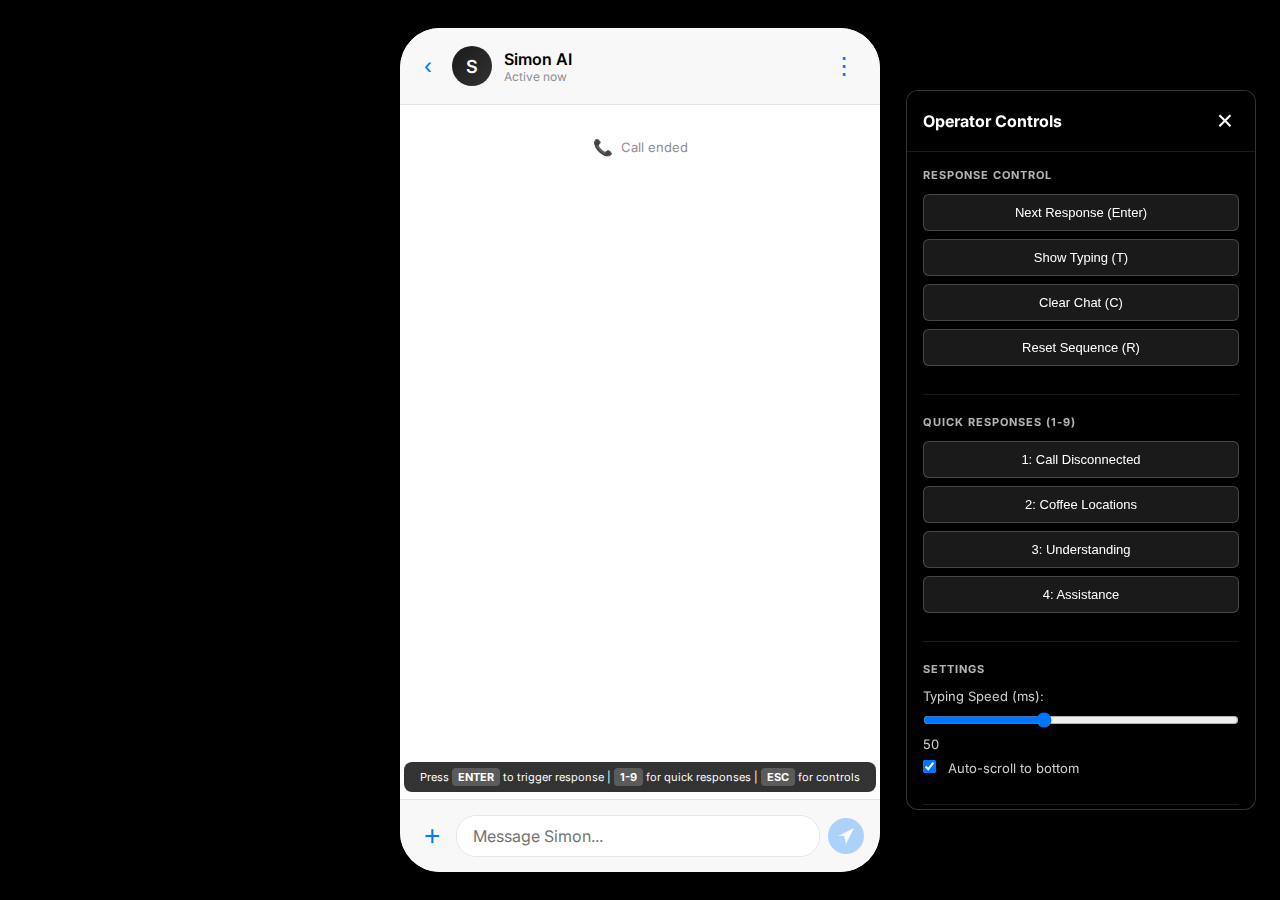
<file: text-interface.html>
<!DOCTYPE html>
<html lang="en">
<head>
    <meta charset="UTF-8">
    <meta name="viewport" content="width=device-width, initial-scale=1.0, maximum-scale=1.0, user-scalable=no">
    <title>Simon AI - Chat</title>

    <!-- Fonts -->
    <link rel="preconnect" href="https://fonts.googleapis.com">
    <link rel="preconnect" href="https://fonts.gstatic.com" crossorigin>
    <link href="https://fonts.googleapis.com/css2?family=Inter:wght@400;500;600&display=swap" rel="stylesheet">

    <!-- Styles -->
    <link rel="stylesheet" href="css/text-interface.css">
</head>
<body class="text-interface-body">

    <!-- Mobile Chat Interface -->
    <div class="mobile-container">
        <!-- Chat Header -->
        <div class="chat-header">
            <button class="back-btn" onclick="history.back()">‹</button>
            <div class="chat-title">
                <div class="avatar">S</div>
                <div class="title-info">
                    <div class="name">Simon AI</div>
                    <div class="status">Active now</div>
                </div>
            </div>
            <button class="options-btn">⋮</button>
        </div>

        <!-- Chat Messages -->
        <div class="chat-messages" id="chatMessages">
            <!-- Initial call disconnected message -->
            <div class="message-system">
                <span class="system-icon">📞</span>
                <span class="system-text">Call ended</span>
            </div>

            <!-- Messages will be added here dynamically -->
        </div>

        <!-- Typing Indicator (hidden by default) -->
        <div class="typing-indicator" id="typingIndicator">
            <div class="avatar-small">S</div>
            <div class="typing-dots">
                <span></span>
                <span></span>
                <span></span>
            </div>
        </div>

        <!-- Input Area -->
        <div class="chat-input-container">
            <button class="attach-btn">+</button>
            <div class="input-wrapper">
                <input type="text"
                       class="chat-input"
                       id="chatInput"
                       placeholder="Message Simon..."
                       autocomplete="off">
            </div>
            <button class="send-btn" id="sendBtn" disabled>
                <svg width="20" height="20" viewBox="0 0 20 20" fill="currentColor">
                    <path d="M2 10l16-8-8 16-2-8-6-0z"/>
                </svg>
            </button>
        </div>

        <!-- Hidden Control Hints -->
        <div class="control-hints-text" id="controlHints">
            Press <strong>ENTER</strong> to trigger response | <strong>1-9</strong> for quick responses | <strong>ESC</strong> for controls
        </div>
    </div>

    <!-- Operator Panel (Hidden) -->
    <div class="text-operator-panel" id="operatorPanel">
        <div class="panel-header">
            <h3>Operator Controls</h3>
            <button class="close-btn" onclick="toggleOperatorPanel()">×</button>
        </div>
        <div class="panel-content">
            <div class="control-group">
                <h4>Response Control</h4>
                <button onclick="triggerNextResponse()">Next Response (Enter)</button>
                <button onclick="showTypingIndicator()">Show Typing (T)</button>
                <button onclick="clearChat()">Clear Chat (C)</button>
                <button onclick="resetSequence()">Reset Sequence (R)</button>
            </div>

            <div class="control-group">
                <h4>Quick Responses (1-9)</h4>
                <button onclick="quickResponse(1)">1: Call Disconnected</button>
                <button onclick="quickResponse(2)">2: Coffee Locations</button>
                <button onclick="quickResponse(3)">3: Understanding</button>
                <button onclick="quickResponse(4)">4: Assistance</button>
            </div>

            <div class="control-group">
                <h4>Settings</h4>
                <label>
                    Typing Speed (ms):
                    <input type="range" min="20" max="100" value="50" id="typingSpeed">
                    <span id="typingSpeedValue">50</span>
                </label>
                <label>
                    <input type="checkbox" id="autoScroll" checked>
                    Auto-scroll to bottom
                </label>
            </div>

            <div class="control-group">
                <h4>Sequence</h4>
                <select id="sequenceSelect" onchange="loadSequence(this.value)">
                    <option value="text_conversation">Text Conversation</option>
                    <option value="demo_sequence">Demo Sequence</option>
                </select>
            </div>
        </div>
    </div>

    <!-- Scripts -->
    <script src="audio/response-manager.js"></script>
    <script src="js/text-interface.js"></script>
</body>
</html>
</file>
<file: css/text-interface.css>
/**
 * Cordolium Text Chat Interface
 * Mobile messaging view for filming
 */

* {
    margin: 0;
    padding: 0;
    box-sizing: border-box;
}

.text-interface-body {
    font-family: 'Inter', -apple-system, BlinkMacSystemFont, sans-serif;
    background: #000;
    display: flex;
    align-items: center;
    justify-content: center;
    min-height: 100vh;
    padding: 20px;
}

/* Mobile Container */
.mobile-container {
    width: 100%;
    max-width: 480px;
    height: 844px; /* iPhone size */
    background: #fff;
    border-radius: 40px;
    overflow: hidden;
    display: flex;
    flex-direction: column;
    box-shadow: 0 20px 60px rgba(0,0,0,0.5);
    position: relative;
}

/* Chat Header */
.chat-header {
    background: #f8f8f8;
    padding: 16px;
    display: flex;
    align-items: center;
    gap: 12px;
    border-bottom: 1px solid #e5e5e5;
}

.back-btn,
.options-btn {
    background: none;
    border: none;
    font-size: 24px;
    cursor: pointer;
    padding: 8px;
    color: #007AFF;
}

.chat-title {
    flex: 1;
    display: flex;
    align-items: center;
    gap: 12px;
}

.avatar {
    width: 40px;
    height: 40px;
    border-radius: 50%;
    background: linear-gradient(135deg, #1a1a1a, #333);
    color: #fff;
    display: flex;
    align-items: center;
    justify-content: center;
    font-weight: 600;
    font-size: 18px;
}

.avatar-small {
    width: 24px;
    height: 24px;
    border-radius: 50%;
    background: linear-gradient(135deg, #1a1a1a, #333);
    color: #fff;
    display: flex;
    align-items: center;
    justify-content: center;
    font-weight: 600;
    font-size: 12px;
}

.title-info {
    display: flex;
    flex-direction: column;
}

.name {
    font-weight: 600;
    font-size: 16px;
    color: #000;
}

.status {
    font-size: 12px;
    color: #8e8e93;
}

/* Messages Area */
.chat-messages {
    flex: 1;
    overflow-y: auto;
    padding: 16px;
    background: #fff;
    scroll-behavior: smooth;
}

/* System Message */
.message-system {
    text-align: center;
    margin: 16px 0;
    display: flex;
    align-items: center;
    justify-content: center;
    gap: 8px;
}

.system-icon {
    font-size: 16px;
}

.system-text {
    font-size: 13px;
    color: #8e8e93;
}

/* Message Bubbles */
.message {
    margin-bottom: 12px;
    display: flex;
    animation: messageSlideIn 0.3s ease;
}

@keyframes messageSlideIn {
    from {
        opacity: 0;
        transform: translateY(10px);
    }
    to {
        opacity: 1;
        transform: translateY(0);
    }
}

.message.user {
    justify-content: flex-end;
}

.message.ai {
    justify-content: flex-start;
}

.message-bubble {
    max-width: 75%;
    padding: 12px 16px;
    border-radius: 18px;
    font-size: 16px;
    line-height: 1.4;
    word-wrap: break-word;
}

.message.user .message-bubble {
    background: #007AFF;
    color: #fff;
    border-bottom-right-radius: 4px;
}

.message.ai .message-bubble {
    background: #e9e9eb;
    color: #000;
    border-bottom-left-radius: 4px;
}

.message-time {
    font-size: 11px;
    color: #8e8e93;
    margin-top: 4px;
    text-align: right;
}

/* Typing Indicator */
.typing-indicator {
    padding: 16px;
    display: none;
    align-items: center;
    gap: 12px;
    animation: messageSlideIn 0.3s ease;
}

.typing-indicator.visible {
    display: flex;
}

.typing-dots {
    background: #e9e9eb;
    padding: 12px 16px;
    border-radius: 18px;
    border-bottom-left-radius: 4px;
    display: flex;
    gap: 4px;
}

.typing-dots span {
    width: 8px;
    height: 8px;
    border-radius: 50%;
    background: #8e8e93;
    animation: typingBounce 1.4s infinite;
}

.typing-dots span:nth-child(2) {
    animation-delay: 0.2s;
}

.typing-dots span:nth-child(3) {
    animation-delay: 0.4s;
}

@keyframes typingBounce {
    0%, 60%, 100% {
        transform: translateY(0);
    }
    30% {
        transform: translateY(-6px);
    }
}

/* Input Area */
.chat-input-container {
    padding: 12px 16px;
    background: #f8f8f8;
    border-top: 1px solid #e5e5e5;
    display: flex;
    align-items: center;
    gap: 8px;
}

.attach-btn {
    background: none;
    border: none;
    color: #007AFF;
    font-size: 28px;
    cursor: pointer;
    padding: 8px;
}

.input-wrapper {
    flex: 1;
    background: #fff;
    border-radius: 20px;
    border: 1px solid #e5e5e5;
}

.chat-input {
    width: 100%;
    padding: 10px 16px;
    border: none;
    border-radius: 20px;
    font-size: 16px;
    font-family: inherit;
    outline: none;
}

.send-btn {
    background: #007AFF;
    border: none;
    color: #fff;
    width: 36px;
    height: 36px;
    border-radius: 50%;
    display: flex;
    align-items: center;
    justify-content: center;
    cursor: pointer;
    transition: opacity 0.2s;
}

.send-btn:disabled {
    opacity: 0.3;
    cursor: not-allowed;
}

/* Control Hints */
.control-hints-text {
    position: absolute;
    bottom: 80px;
    left: 50%;
    transform: translateX(-50%);
    background: rgba(0,0,0,0.8);
    color: #fff;
    padding: 8px 16px;
    border-radius: 8px;
    font-size: 11px;
    white-space: nowrap;
    opacity: 1;
    transition: opacity 0.5s;
    pointer-events: none;
    z-index: 100;
}

.control-hints-text.hidden {
    opacity: 0;
}

.control-hints-text strong {
    background: rgba(255,255,255,0.2);
    padding: 2px 6px;
    border-radius: 4px;
}

/* Operator Panel */
.text-operator-panel {
    position: fixed;
    top: 50%;
    right: 24px;
    transform: translateY(-50%);
    background: rgba(0,0,0,0.95);
    border: 1px solid rgba(255,255,255,0.2);
    border-radius: 12px;
    width: 350px;
    max-height: 80vh;
    overflow-y: auto;
    z-index: 1000;
    transition: all 0.3s ease;
}

.text-operator-panel.hidden {
    right: -400px;
    opacity: 0;
}

.panel-header {
    padding: 16px;
    border-bottom: 1px solid rgba(255,255,255,0.1);
    display: flex;
    justify-content: space-between;
    align-items: center;
    position: sticky;
    top: 0;
    background: rgba(0,0,0,0.95);
    z-index: 1;
}

.panel-header h3 {
    color: #fff;
    font-size: 16px;
    margin: 0;
}

.close-btn {
    background: none;
    border: none;
    color: #fff;
    font-size: 28px;
    cursor: pointer;
    padding: 0;
    width: 28px;
    height: 28px;
    display: flex;
    align-items: center;
    justify-content: center;
}

.panel-content {
    padding: 16px;
}

.control-group {
    margin-bottom: 20px;
    padding-bottom: 20px;
    border-bottom: 1px solid rgba(255,255,255,0.1);
}

.control-group:last-child {
    border-bottom: none;
}

.control-group h4 {
    color: rgba(255,255,255,0.7);
    font-size: 11px;
    text-transform: uppercase;
    letter-spacing: 1px;
    margin-bottom: 12px;
}

.control-group button {
    background: rgba(255,255,255,0.1);
    border: 1px solid rgba(255,255,255,0.2);
    color: #fff;
    padding: 10px 14px;
    border-radius: 6px;
    font-size: 13px;
    cursor: pointer;
    width: 100%;
    margin-bottom: 8px;
    transition: all 0.2s;
}

.control-group button:hover {
    background: rgba(255,255,255,0.2);
}

.control-group label {
    display: block;
    color: rgba(255,255,255,0.8);
    font-size: 13px;
    margin-bottom: 8px;
}

.control-group input[type="range"] {
    width: 100%;
    margin: 8px 0;
}

.control-group input[type="checkbox"] {
    margin-right: 8px;
}

.control-group select {
    width: 100%;
    padding: 8px;
    border-radius: 6px;
    background: rgba(255,255,255,0.1);
    border: 1px solid rgba(255,255,255,0.2);
    color: #fff;
    font-size: 13px;
}

/* Responsive - OPTIMIZED FOR MOBILE */
@media (max-width: 768px) {
    .text-interface-body {
        padding: 0;
        min-height: 100vh;
        min-height: 100dvh;
    }

    .mobile-container {
        max-width: 100%;
        height: 100vh;
        height: 100dvh; /* Dynamic viewport height for mobile browsers */
        border-radius: 0;
        box-shadow: none;
    }

    /* Better touch handling for iOS */
    .chat-messages {
        -webkit-overflow-scrolling: touch;
        touch-action: pan-y;
        overscroll-behavior: contain;
    }

    .chat-input-container {
        padding: 12px 16px;
        padding-bottom: max(12px, env(safe-area-inset-bottom));
    }

    /* Improve input behavior on iOS */
    .chat-input {
        font-size: 16px; /* Prevents iOS zoom on focus */
        -webkit-appearance: none;
        appearance: none;
    }

    /* Better button touch targets */
    .back-btn,
    .options-btn,
    .attach-btn,
    .send-btn {
        min-width: 44px;
        min-height: 44px;
        -webkit-tap-highlight-color: rgba(0, 122, 255, 0.2);
        touch-action: manipulation;
    }

    .send-btn {
        width: 40px;
        height: 40px;
    }

    .text-operator-panel {
        width: 95%;
        max-width: 400px;
        left: 50%;
        right: auto;
        transform: translate(-50%, -50%);
        max-height: 70vh;
        max-height: 70dvh;
    }

    .text-operator-panel.hidden {
        transform: translate(-50%, -50%);
        opacity: 0;
        pointer-events: none;
    }

    /* Larger tap targets for mobile */
    .control-group button {
        padding: 14px 16px;
        font-size: 14px;
        min-height: 44px; /* iOS recommended touch target */
        -webkit-tap-highlight-color: rgba(255, 255, 255, 0.1);
        touch-action: manipulation;
    }

    /* Hide control hints on mobile after short delay */
    .control-hints-text {
        font-size: 10px;
        padding: 6px 12px;
        bottom: 90px;
        bottom: calc(90px + env(safe-area-inset-bottom));
    }

    /* Safe area for iPhone notch/island */
    .chat-header {
        padding-top: max(16px, env(safe-area-inset-top));
    }
}

/* Very small phones */
@media (max-width: 375px) {
    .message-bubble {
        max-width: 80%;
        font-size: 15px;
        padding: 10px 14px;
    }

    .chat-header {
        padding: 12px;
        padding-top: max(12px, env(safe-area-inset-top));
    }

    .chat-input {
        font-size: 16px;
        padding: 9px 14px;
    }

    .chat-input-container {
        padding: 10px 12px;
        padding-bottom: max(10px, env(safe-area-inset-bottom));
    }
}

/* Landscape mode */
@media (max-height: 500px) and (orientation: landscape) {
    .mobile-container {
        height: 100vh;
        height: 100dvh;
    }

    .chat-messages {
        padding: 12px;
    }

    .chat-header {
        padding: 8px 12px;
    }

    .chat-input-container {
        padding: 8px 12px;
        padding-bottom: max(8px, env(safe-area-inset-bottom));
    }
}

/* Fix iOS keyboard issues */
@supports (-webkit-touch-callout: none) {
    /* iOS-specific fixes */
    .chat-input {
        -webkit-user-select: text;
        user-select: text;
    }

    .mobile-container {
        position: relative;
        overflow: hidden;
    }

    /* Prevent bounce scrolling on body */
    .text-interface-body {
        position: fixed;
        width: 100%;
        overflow: hidden;
    }

    .chat-messages {
        overflow-y: scroll;
        -webkit-overflow-scrolling: touch;
    }
}
</file>
<file: css/live-interface.css>
/**
 * Cordolium Live Interface Styles
 * For filming AI voice interaction scenes
 */

.live-interface-body {
    background: linear-gradient(180deg, #000000 0%, #1a1a1a 100%);
    margin: 0;
    padding: 0;
    overflow: hidden;
    height: 100vh;
    transition: background 4s cubic-bezier(0.25, 0.1, 0.25, 1);
}

.live-interface-body.speaking {
    background: linear-gradient(180deg, #ffffff 0%, #f8f8f8 100%);
}

/* Smooth transitions for all elements */
.interface-header {
    transition: all 4s cubic-bezier(0.25, 0.1, 0.25, 1);
}

.logo-small,
.connection-status {
    transition: color 4s cubic-bezier(0.25, 0.1, 0.25, 1);
}

.logo-icon-small {
    transition: filter 4s cubic-bezier(0.25, 0.1, 0.25, 1);
}

.live-interface-body.speaking .interface-header {
    background: rgba(0, 0, 0, 0.03);
    border-bottom: 1px solid rgba(0, 0, 0, 0.08);
}

.live-interface-body.speaking .logo-small,
.live-interface-body.speaking .connection-status {
    color: #000;
}

.live-interface-body.speaking .logo-icon-small {
    filter: brightness(1) invert(0);
}

.live-interface-body.speaking .state-text {
    color: rgba(0, 0, 0, 0.9);
    font-size: 32px;
    transform: scale(1.1);
}

.live-interface-container {
    width: 100%;
    height: 100vh;
    display: flex;
    flex-direction: column;
    color: var(--white);
}

/* Header */
.interface-header {
    padding: 24px 48px;
    display: flex;
    justify-content: space-between;
    align-items: center;
    background: rgba(255, 255, 255, 0.05);
    backdrop-filter: blur(20px);
    border-bottom: 1px solid rgba(255, 255, 255, 0.1);
}

.logo-small {
    display: flex;
    align-items: center;
    gap: 12px;
    font-size: 16px;
    font-weight: 600;
    letter-spacing: 1px;
    color: var(--white);
}

.logo-icon-small {
    width: 32px;
    height: 32px;
    filter: brightness(0) invert(1);
}

.connection-status {
    display: flex;
    align-items: center;
    gap: 8px;
    font-size: 13px;
    text-transform: uppercase;
    letter-spacing: 1px;
}

.status-dot {
    width: 8px;
    height: 8px;
    border-radius: 50%;
    background: #fbbf24;
    animation: statusPulse 2s ease-in-out infinite;
}

.status-dot.connected {
    background: #10b981;
}

.status-dot.disconnected {
    background: #ef4444;
    animation: none;
}

@keyframes statusPulse {
    0%, 100% { opacity: 1; transform: scale(1); }
    50% { opacity: 0.5; transform: scale(1.2); }
}

/* Visualization Container */
.visualization-container {
    flex: 1;
    position: relative;
    display: flex;
    align-items: center;
    justify-content: center;
    background: radial-gradient(circle at center, rgba(255,255,255,0.03) 0%, transparent 70%);
    cursor: pointer;
    transition: all 0.3s ease;
}

.visualization-container:hover {
    background: radial-gradient(circle at center, rgba(255,255,255,0.05) 0%, transparent 70%);
}

.visualization-container:active {
    transform: scale(0.98);
}

.waveform-canvas {
    width: 100%;
    height: 100%;
    max-width: 800px;
    max-height: 600px;
    transition: all 4s cubic-bezier(0.25, 0.1, 0.25, 1);
}

/* State Overlay */
.state-overlay {
    position: absolute;
    top: 50%;
    left: 50%;
    transform: translate(-50%, -50%);
    text-align: center;
    pointer-events: none;
    opacity: 0;
    transition: opacity 0.8s ease; /* Smoother fade */
}

.state-overlay.visible {
    opacity: 1;
}

.state-text {
    font-size: 24px;
    font-weight: 600;
    color: rgba(255, 255, 255, 0.9);
    text-transform: uppercase;
    letter-spacing: 3px;
    animation: statePulse 2s ease-in-out infinite;
    transition: all 4s cubic-bezier(0.22, 0.61, 0.36, 1); /* Smoother ease-out */
}

@keyframes statePulse {
    0%, 100% { opacity: 0.7; }
    50% { opacity: 1; }
}

/* Speaking state text - MORE PRONOUNCED */
.live-interface-body.speaking .state-text {
    color: rgba(0, 0, 0, 0.9);
    animation: speakingPulse 1s ease-in-out infinite;
    font-size: 32px;
}

@keyframes speakingPulse {
    0%, 100% {
        opacity: 0.7;
        transform: scale(1);
    }
    50% {
        opacity: 1;
        transform: scale(1.15);
    }
}

/* Make waveform more visible during speaking */
.live-interface-body.speaking .waveform-canvas {
    opacity: 1; /* Fully visible */
    transform: scale(1.05); /* Slightly larger when speaking */
    transition: all 2s cubic-bezier(0.4, 0, 0.2, 1);
}

/* Response Container - REMOVED (Visual only interface) */

/* Control Hints */
.control-hints {
    position: fixed;
    bottom: 24px;
    left: 50%;
    transform: translateX(-50%);
    background: rgba(0, 0, 0, 0.8);
    padding: 12px 24px;
    border-radius: 8px;
    font-size: 13px;
    color: rgba(255, 255, 255, 0.7);
    opacity: 1;
    transition: opacity 0.5s ease;
    pointer-events: none;
}

.control-hints.hidden {
    opacity: 0;
}

.control-hints strong {
    color: var(--white);
    font-weight: 600;
    background: rgba(255, 255, 255, 0.1);
    padding: 2px 6px;
    border-radius: 4px;
}

/* Director Panel */
.director-panel {
    position: fixed;
    top: 50%;
    right: 24px;
    transform: translateY(-50%);
    background: rgba(0, 0, 0, 0.95);
    border: 1px solid rgba(255, 255, 255, 0.2);
    border-radius: 12px;
    padding: 0;
    width: 400px;
    max-height: 80vh;
    overflow-y: auto;
    z-index: 3000;
    transition: all 0.3s ease;
    box-shadow: 0 20px 60px rgba(0,0,0,0.5);
}

.director-panel.hidden {
    right: -450px;
    opacity: 0;
}

.director-panel-header {
    padding: 20px;
    border-bottom: 1px solid rgba(255, 255, 255, 0.1);
    display: flex;
    justify-content: space-between;
    align-items: center;
    position: sticky;
    top: 0;
    background: rgba(0, 0, 0, 0.95);
    z-index: 1;
}

.director-panel-header h3 {
    margin: 0;
    color: var(--white);
    font-size: 18px;
    font-weight: 600;
}

.close-btn {
    background: none;
    border: none;
    color: var(--white);
    font-size: 32px;
    cursor: pointer;
    padding: 0;
    width: 32px;
    height: 32px;
    display: flex;
    align-items: center;
    justify-content: center;
    border-radius: 4px;
    transition: background 0.2s ease;
}

.close-btn:hover {
    background: rgba(255, 255, 255, 0.1);
}

.director-panel-content {
    padding: 20px;
}

.control-section {
    margin-bottom: 24px;
    padding-bottom: 24px;
    border-bottom: 1px solid rgba(255, 255, 255, 0.1);
}

.control-section:last-child {
    border-bottom: none;
}

.control-section h4 {
    color: rgba(255, 255, 255, 0.7);
    font-size: 12px;
    font-weight: 600;
    text-transform: uppercase;
    letter-spacing: 1px;
    margin-bottom: 12px;
}

.control-section button {
    background: rgba(255, 255, 255, 0.1);
    border: 1px solid rgba(255, 255, 255, 0.2);
    color: var(--white);
    padding: 10px 16px;
    border-radius: 6px;
    font-size: 13px;
    cursor: pointer;
    transition: all 0.2s ease;
    margin: 4px;
    font-weight: 500;
}

.control-section button:hover {
    background: rgba(255, 255, 255, 0.2);
    border-color: rgba(255, 255, 255, 0.4);
}

.quick-responses {
    display: grid;
    grid-template-columns: 1fr 1fr;
    gap: 8px;
}

.control-section label {
    display: block;
    color: rgba(255, 255, 255, 0.8);
    font-size: 13px;
    margin-bottom: 8px;
}

.control-section input[type="range"] {
    width: 100%;
    margin: 8px 0;
}

.control-section input[type="checkbox"] {
    margin-right: 8px;
}

.shortcuts-list {
    list-style: none;
    padding: 0;
    margin: 0;
}

.shortcuts-list li {
    color: rgba(255, 255, 255, 0.7);
    font-size: 13px;
    padding: 6px 0;
}

.shortcuts-list strong {
    color: var(--white);
    background: rgba(255, 255, 255, 0.1);
    padding: 2px 8px;
    border-radius: 4px;
    margin-right: 8px;
    font-weight: 600;
}

/* Mobile Controls */
.mobile-control-btn {
    display: none;
    position: fixed;
    bottom: 24px;
    right: 24px;
    width: 56px;
    height: 56px;
    border-radius: 50%;
    background: rgba(0, 0, 0, 0.8);
    border: none;
    color: #fff;
    cursor: pointer;
    box-shadow: 0 4px 12px rgba(0,0,0,0.3);
    z-index: 999;
    transition: all 0.3s ease;
}

.mobile-control-btn:active {
    transform: scale(0.95);
}

.live-interface-body.speaking .mobile-control-btn {
    background: rgba(255, 255, 255, 0.9);
    color: #000;
}

.mobile-quick-actions {
    display: none;
    position: fixed;
    bottom: 24px;
    left: 24px;
    flex-direction: column;
    gap: 12px;
    z-index: 999;
}

.quick-action-btn {
    width: 48px;
    height: 48px;
    border-radius: 50%;
    background: rgba(0, 0, 0, 0.7);
    border: none;
    color: #fff;
    cursor: pointer;
    display: flex;
    align-items: center;
    justify-content: center;
    box-shadow: 0 2px 8px rgba(0,0,0,0.3);
    transition: all 0.3s ease;
}

.quick-action-btn:active {
    transform: scale(0.9);
}

.live-interface-body.speaking .quick-action-btn {
    background: rgba(255, 255, 255, 0.8);
    color: #000;
}

/* Responsive - MOBILE OPTIMIZED */
@media (max-width: 768px) {
    .interface-header {
        padding: 16px 20px;
    }

    .live-interface-container {
        height: 100vh;
        height: 100dvh; /* Dynamic viewport height */
    }

    /* Show mobile controls */
    .mobile-control-btn,
    .mobile-quick-actions {
        display: flex;
    }

    /* Hide desktop keyboard hints on mobile */
    .control-hints {
        display: none;
    }

    .director-panel {
        width: 95%;
        max-width: 450px;
        left: 50%;
        right: auto;
        transform: translate(-50%, -50%);
        max-height: 80vh;
    }

    .director-panel.hidden {
        transform: translate(-50%, -50%);
        opacity: 0;
        pointer-events: none;
    }

    /* Larger tap targets */
    .control-section button {
        min-height: 44px;
        font-size: 14px;
    }

    /* Better spacing for mobile */
    .state-text {
        font-size: 20px;
    }

    .live-interface-body.speaking .state-text {
        font-size: 28px;
    }
}

/* Very small phones */
@media (max-width: 375px) {
    .mobile-control-btn {
        width: 48px;
        height: 48px;
        bottom: 16px;
        right: 16px;
    }

    .mobile-quick-actions {
        bottom: 16px;
        left: 16px;
    }

    .quick-action-btn {
        width: 44px;
        height: 44px;
    }
}
</file>
<file: css/phone-entry.css>
/**
 * Phone Entry Page
 * Landing page before voice demo microphone permission
 */

/* Body Styling */
.phone-entry-body {
    margin: 0;
    padding: 0;
    font-family: 'Inter', -apple-system, BlinkMacSystemFont, 'Segoe UI', Roboto, sans-serif;
    background: linear-gradient(135deg, #000000 0%, #1a1a1a 100%);
    min-height: 100vh;
    min-height: 100dvh;
    display: flex;
    align-items: center;
    justify-content: center;
    padding: 20px;
    box-sizing: border-box;
    overflow-x: hidden;
}

/* Container */
.phone-entry-container {
    width: 100%;
    max-width: 480px;
    display: flex;
    flex-direction: column;
    align-items: center;
    gap: 40px;
    animation: fadeInUp 0.8s ease-out;
}

@keyframes fadeInUp {
    from {
        opacity: 0;
        transform: translateY(30px);
    }
    to {
        opacity: 1;
        transform: translateY(0);
    }
}

/* Logo Section */
.logo-container {
    display: flex;
    flex-direction: column;
    align-items: center;
    gap: 16px;
    animation: fadeIn 0.6s ease-out;
}

@keyframes fadeIn {
    from { opacity: 0; }
    to { opacity: 1; }
}

.logo-main {
    width: 80px;
    height: 80px;
    object-fit: contain;
    filter: brightness(0) invert(1);
    animation: logoFloat 3s ease-in-out infinite;
}

@keyframes logoFloat {
    0%, 100% { transform: translateY(0px); }
    50% { transform: translateY(-10px); }
}

.logo-text {
    font-size: 28px;
    font-weight: 700;
    letter-spacing: 4px;
    color: #ffffff;
    margin: 0;
    text-shadow: 0 0 30px rgba(255, 255, 255, 0.3);
}

/* Entry Card */
.entry-card {
    background: rgba(255, 255, 255, 0.05);
    backdrop-filter: blur(20px);
    -webkit-backdrop-filter: blur(20px);
    border: 1px solid rgba(255, 255, 255, 0.1);
    border-radius: 24px;
    padding: 40px 32px;
    width: 100%;
    box-sizing: border-box;
    box-shadow: 0 8px 32px rgba(0, 0, 0, 0.3);
    animation: slideIn 0.8s ease-out 0.2s both;
}

@keyframes slideIn {
    from {
        opacity: 0;
        transform: translateY(20px);
    }
    to {
        opacity: 1;
        transform: translateY(0);
    }
}

.entry-title {
    font-size: 28px;
    font-weight: 700;
    color: #ffffff;
    margin: 0 0 12px 0;
    letter-spacing: -0.5px;
    text-align: center;
}

.entry-description {
    font-size: 16px;
    color: rgba(255, 255, 255, 0.7);
    margin: 0 0 32px 0;
    text-align: center;
    line-height: 1.5;
}

/* Phone Form */
.phone-form {
    width: 100%;
    display: flex;
    flex-direction: column;
    gap: 24px;
}

.input-group {
    display: flex;
    flex-direction: column;
    gap: 8px;
    width: 100%;
}

.input-label {
    font-size: 14px;
    font-weight: 600;
    color: rgba(255, 255, 255, 0.9);
    letter-spacing: 0.5px;
    text-transform: uppercase;
}

.phone-input {
    width: 100%;
    padding: 16px 20px;
    font-size: 16px;
    font-family: 'Inter', sans-serif;
    color: #ffffff;
    background: rgba(255, 255, 255, 0.08);
    border: 2px solid rgba(255, 255, 255, 0.15);
    border-radius: 12px;
    outline: none;
    transition: all 0.3s ease;
    box-sizing: border-box;
    -webkit-appearance: none;
    appearance: none;
}

.phone-input::placeholder {
    color: rgba(255, 255, 255, 0.4);
}

.phone-input:focus {
    background: rgba(255, 255, 255, 0.12);
    border-color: rgba(255, 255, 255, 0.4);
    box-shadow: 0 0 0 4px rgba(255, 255, 255, 0.1);
}

.phone-input.error {
    border-color: #ff4444;
    animation: shake 0.4s ease;
}

@keyframes shake {
    0%, 100% { transform: translateX(0); }
    25% { transform: translateX(-10px); }
    75% { transform: translateX(10px); }
}

.input-error {
    font-size: 13px;
    color: #ff6666;
    min-height: 18px;
    opacity: 0;
    transition: opacity 0.3s ease;
}

.input-error.show {
    opacity: 1;
}

/* Continue Button */
.continue-btn {
    width: 100%;
    padding: 16px 24px;
    font-size: 16px;
    font-weight: 600;
    color: #000000;
    background: #ffffff;
    border: none;
    border-radius: 12px;
    cursor: pointer;
    display: flex;
    align-items: center;
    justify-content: center;
    gap: 8px;
    transition: all 0.3s ease;
    box-shadow: 0 4px 16px rgba(255, 255, 255, 0.2);
    min-height: 52px;
    -webkit-tap-highlight-color: transparent;
}

.continue-btn:hover {
    background: rgba(255, 255, 255, 0.9);
    transform: translateY(-2px);
    box-shadow: 0 6px 20px rgba(255, 255, 255, 0.3);
}

.continue-btn:active {
    transform: translateY(0);
    box-shadow: 0 2px 8px rgba(255, 255, 255, 0.2);
}

.continue-btn:disabled {
    opacity: 0.5;
    cursor: not-allowed;
    transform: none;
}

.continue-btn svg {
    transition: transform 0.3s ease;
}

.continue-btn:hover svg {
    transform: translateX(4px);
}

/* Privacy Note */
.privacy-note {
    font-size: 13px;
    color: rgba(255, 255, 255, 0.5);
    text-align: center;
    margin: 16px 0 0 0;
    display: flex;
    align-items: center;
    justify-content: center;
    gap: 6px;
    line-height: 1.4;
}

.privacy-note svg {
    flex-shrink: 0;
    opacity: 0.7;
}

/* Skip Link */
.skip-link {
    font-size: 14px;
    color: rgba(255, 255, 255, 0.4);
    background: none;
    border: none;
    cursor: pointer;
    padding: 12px 24px;
    transition: all 0.3s ease;
    text-decoration: underline;
    text-underline-offset: 4px;
    -webkit-tap-highlight-color: transparent;
}

.skip-link:hover {
    color: rgba(255, 255, 255, 0.7);
}

/* Loading Overlay */
.loading-overlay {
    position: fixed;
    top: 0;
    left: 0;
    width: 100%;
    height: 100%;
    background: rgba(0, 0, 0, 0.95);
    backdrop-filter: blur(10px);
    -webkit-backdrop-filter: blur(10px);
    display: flex;
    flex-direction: column;
    align-items: center;
    justify-content: center;
    gap: 24px;
    z-index: 10000;
    opacity: 0;
    visibility: hidden;
    transition: all 0.4s ease;
}

.loading-overlay.active {
    opacity: 1;
    visibility: visible;
}

.loading-spinner {
    width: 60px;
    height: 60px;
    border: 4px solid rgba(255, 255, 255, 0.1);
    border-top-color: #ffffff;
    border-radius: 50%;
    animation: spin 1s linear infinite;
}

@keyframes spin {
    to { transform: rotate(360deg); }
}

.loading-text {
    font-size: 16px;
    color: rgba(255, 255, 255, 0.8);
    font-weight: 500;
    margin: 0;
}

/* Mobile Optimization */
@media (max-width: 768px) {
    .phone-entry-body {
        padding: 16px;
        min-height: 100vh;
        min-height: 100dvh;
    }

    .phone-entry-container {
        gap: 32px;
    }

    .logo-main {
        width: 64px;
        height: 64px;
    }

    .logo-text {
        font-size: 24px;
        letter-spacing: 3px;
    }

    .entry-card {
        padding: 32px 24px;
        border-radius: 20px;
    }

    .entry-title {
        font-size: 24px;
    }

    .entry-description {
        font-size: 15px;
    }
}

/* iPhone Specific */
@media (max-width: 414px) {
    .phone-entry-body {
        padding: 12px;
    }

    .phone-entry-container {
        gap: 24px;
    }

    .logo-main {
        width: 56px;
        height: 56px;
    }

    .logo-text {
        font-size: 22px;
    }

    .entry-card {
        padding: 28px 20px;
    }

    .entry-title {
        font-size: 22px;
    }

    .entry-description {
        font-size: 14px;
        margin-bottom: 24px;
    }

    .phone-input {
        padding: 14px 16px;
    }

    .continue-btn {
        padding: 14px 20px;
    }
}

/* Small phones */
@media (max-width: 375px) {
    .entry-card {
        padding: 24px 18px;
    }

    .entry-title {
        font-size: 20px;
    }
}

/* Safe area support for iPhone notch/Dynamic Island */
@supports (padding: max(0px)) {
    .phone-entry-body {
        padding-top: max(20px, env(safe-area-inset-top));
        padding-bottom: max(20px, env(safe-area-inset-bottom));
        padding-left: max(20px, env(safe-area-inset-left));
        padding-right: max(20px, env(safe-area-inset-right));
    }

    @media (max-width: 768px) {
        .phone-entry-body {
            padding-top: max(16px, env(safe-area-inset-top));
            padding-bottom: max(16px, env(safe-area-inset-bottom));
        }
    }
}

/* Landscape mode adjustments */
@media (max-height: 600px) and (orientation: landscape) {
    .phone-entry-container {
        gap: 20px;
        max-width: 600px;
        flex-direction: row;
        align-items: center;
    }

    .logo-container {
        flex-direction: row;
        gap: 12px;
    }

    .logo-main {
        width: 48px;
        height: 48px;
    }

    .logo-text {
        font-size: 20px;
    }

    .entry-card {
        flex: 1;
        padding: 24px 28px;
    }

    .entry-title {
        font-size: 20px;
        margin-bottom: 8px;
    }

    .entry-description {
        font-size: 14px;
        margin-bottom: 20px;
    }
}
</file>
<file: css/styles.css>
/* ================================
   Cordolium - Main Stylesheet
   ================================ */

/* Reset and Base Styles */
* {
    margin: 0;
    padding: 0;
    box-sizing: border-box;
}

:root {
    --black: #000000;
    --white: #ffffff;
    --gray-100: #f7f7f7;
    --gray-200: #e5e5e5;
    --gray-300: #d4d4d4;
    --gray-400: #a3a3a3;
    --gray-500: #737373;
    --gray-600: #525252;
    --gray-700: #404040;
    --gray-800: #262626;
    --gray-900: #171717;

    /* Animation timings */
    --transition-fast: 0.2s;
    --transition-medium: 0.3s;
    --transition-slow: 0.6s;
}

body {
    font-family: 'Inter', -apple-system, BlinkMacSystemFont, 'Segoe UI', Roboto, sans-serif;
    line-height: 1.6;
    color: var(--black);
    background: var(--white);
    overflow-x: hidden;
    -webkit-font-smoothing: antialiased;
    -moz-osx-font-smoothing: grayscale;
}

/* Typography */
h1, h2, h3, h4, h5, h6 {
    font-weight: 600;
    line-height: 1.2;
}

/* Navigation */
nav {
    position: fixed;
    width: 100%;
    top: 0;
    background: rgba(255, 255, 255, 0.95);
    backdrop-filter: blur(20px);
    -webkit-backdrop-filter: blur(20px);
    z-index: 1000;
    border-bottom: 1px solid var(--gray-200);
    transition: all var(--transition-medium) ease;
}

nav.scrolled {
    padding: 12px 0;
    box-shadow: 0 2px 20px rgba(0,0,0,0.08);
}

.nav-container {
    max-width: 1440px;
    margin: 0 auto;
    padding: 24px 48px;
    display: flex;
    justify-content: space-between;
    align-items: center;
}

.logo {
    display: flex;
    align-items: center;
    cursor: pointer;
    text-decoration: none;
}

.logo-icon {
    width: 40px;
    height: 40px;
    margin-right: 16px;
    object-fit: contain;
    filter: drop-shadow(0 2px 8px rgba(0,0,0,0.1));
    transition: transform var(--transition-fast) ease;
}

.logo:hover .logo-icon {
    transform: scale(1.05);
}

.logo-text {
    font-size: 20px;
    font-weight: 600;
    letter-spacing: 0.5px;
    color: var(--black);
}

.nav-links {
    display: flex;
    gap: 48px;
    list-style: none;
    align-items: center;
}

.nav-links a {
    text-decoration: none;
    color: var(--gray-600);
    font-size: 14px;
    font-weight: 500;
    transition: color var(--transition-fast) ease;
    letter-spacing: 0.2px;
}

.nav-links a:hover {
    color: var(--black);
}

.nav-cta {
    background: var(--black);
    color: var(--white) !important;
    padding: 10px 24px;
    border-radius: 8px;
    text-decoration: none;
    font-size: 14px;
    font-weight: 600;
    transition: all var(--transition-fast) ease;
    letter-spacing: 0.3px;
    box-shadow: 0 2px 8px rgba(0,0,0,0.15);
}

.nav-cta:hover {
    background: var(--gray-800);
    transform: translateY(-1px);
    box-shadow: 0 4px 12px rgba(0,0,0,0.2);
}

.mobile-menu-toggle {
    display: none;
    flex-direction: column;
    gap: 4px;
    background: none;
    border: none;
    cursor: pointer;
    padding: 8px;
}

.mobile-menu-toggle span {
    display: block;
    width: 24px;
    height: 2px;
    background: var(--black);
    transition: all var(--transition-fast) ease;
}

/* Hero Section */
.hero {
    margin-top: 81px;
    min-height: calc(100vh - 81px);
    display: flex;
    align-items: center;
    justify-content: center;
    padding: 80px 48px;
    position: relative;
    background: linear-gradient(180deg, var(--white) 0%, var(--gray-100) 100%);
    overflow: hidden;
}

.hero-background {
    position: absolute;
    width: 100%;
    height: 100%;
    top: 0;
    left: 0;
    display: flex;
    align-items: center;
    justify-content: center;
    pointer-events: none;
    overflow: hidden;
}

/* AI Tech Grid Animation */
.hero-background::before {
    content: '';
    position: absolute;
    width: 100%;
    height: 100%;
    background-image:
        linear-gradient(rgba(0,0,0,0.015) 1px, transparent 1px),
        linear-gradient(90deg, rgba(0,0,0,0.015) 1px, transparent 1px);
    background-size: 60px 60px;
    animation: gridMove 25s linear infinite;
    opacity: 0.6;
}

@keyframes gridMove {
    0% { transform: translate(0, 0); }
    100% { transform: translate(60px, 60px); }
}

/* Neural Network SVG Animation - More Pronounced */
.neural-network {
    position: absolute;
    width: 100%;
    height: 100%;
    display: flex;
    align-items: center;
    justify-content: center;
    opacity: 0.4;
}

.network-svg {
    width: 85%;
    max-width: 1200px;
    height: auto;
}

/* Animate connection lines - More visible */
.connections line {
    stroke: rgba(0,0,0,0.15);
    stroke-width: 1.5;
    stroke-dasharray: 500;
    stroke-dashoffset: 500;
    animation: drawLine 3s ease-in-out infinite;
}

.connections .line-1 { animation-delay: 0s; }
.connections .line-2 { animation-delay: 0.15s; }
.connections .line-3 { animation-delay: 0.3s; }
.connections .line-4 { animation-delay: 0.45s; }
.connections .line-5 { animation-delay: 0.6s; }
.connections .line-6 { animation-delay: 0.75s; }
.connections .line-7 { animation-delay: 0.9s; }
.connections .line-8 { animation-delay: 1.05s; }
.connections .line-9 { animation-delay: 1.2s; }
.connections .line-10 { animation-delay: 1.35s; }
.connections .line-11 { animation-delay: 1.5s; }
.connections .line-12 { animation-delay: 1.65s; }

@keyframes drawLine {
    0% {
        stroke-dashoffset: 500;
        opacity: 0.2;
    }
    50% {
        stroke-dashoffset: 0;
        opacity: 1;
    }
    100% {
        stroke-dashoffset: -500;
        opacity: 0.2;
    }
}

/* Animate nodes - More visible and dynamic */
.nodes circle {
    fill: rgba(0,0,0,0.2);
    animation: nodePulse 2s ease-in-out infinite;
}

.nodes .node-1 { animation-delay: 0s; }
.nodes .node-2 { animation-delay: 0.2s; }
.nodes .node-3 { animation-delay: 0.4s; }
.nodes .node-4 { animation-delay: 0.6s; }
.nodes .node-5 { animation-delay: 0.8s; }
.nodes .node-6 { animation-delay: 1s; }
.nodes .node-7 { animation-delay: 1.2s; }
.nodes .node-8 { animation-delay: 1.4s; }
.nodes .node-9 { animation-delay: 1.6s; }
.nodes .node-10 { animation-delay: 1.8s; }
.nodes .node-11 { animation-delay: 2s; }
.nodes .node-12 { animation-delay: 2.2s; }
.nodes .node-13 { animation-delay: 2.4s; }

@keyframes nodePulse {
    0%, 100% {
        opacity: 0.4;
        transform: scale(1);
        fill: rgba(0,0,0,0.2);
    }
    50% {
        opacity: 1;
        transform: scale(1.5);
        fill: rgba(0,0,0,0.35);
    }
}

.hero-content {
    text-align: center;
    max-width: 1000px;
    position: relative;
    z-index: 1;
}

.hero h1 {
    font-size: 80px;
    font-weight: 700;
    line-height: 1;
    letter-spacing: -2px;
    margin-bottom: 32px;
    animation: fadeInUp 1s ease;
}

@keyframes fadeInUp {
    from {
        opacity: 0;
        transform: translateY(30px);
    }
    to {
        opacity: 1;
        transform: translateY(0);
    }
}

.hero-subtitle {
    font-size: 24px;
    color: var(--gray-600);
    margin-bottom: 16px;
    font-weight: 400;
    animation: fadeInUp 1s ease 0.1s both;
}

.tagline {
    font-size: 13px;
    color: var(--black);
    text-transform: uppercase;
    letter-spacing: 5px;
    margin-bottom: 56px;
    font-weight: 600;
    animation: fadeInUp 1s ease 0.2s both, textGlow 3s ease-in-out infinite;
    position: relative;
    padding: 12px 32px;
    background: linear-gradient(135deg, rgba(0,0,0,0.03) 0%, rgba(0,0,0,0.01) 100%);
    border-radius: 50px;
    display: inline-block;
    border: 1px solid rgba(0,0,0,0.08);
    backdrop-filter: blur(10px);
}

@keyframes textGlow {
    0%, 100% {
        box-shadow: 0 0 20px rgba(0,0,0,0.05);
        border-color: rgba(0,0,0,0.08);
    }
    50% {
        box-shadow: 0 0 30px rgba(0,0,0,0.1), 0 0 60px rgba(0,0,0,0.05);
        border-color: rgba(0,0,0,0.15);
    }
}

.hero-buttons {
    display: flex;
    gap: 16px;
    justify-content: center;
    animation: fadeInUp 1s ease 0.3s both;
}

/* Buttons */
.btn-primary {
    background: var(--black);
    color: var(--white);
    padding: 14px 32px;
    border-radius: 6px;
    text-decoration: none;
    font-size: 15px;
    font-weight: 500;
    transition: opacity var(--transition-fast) ease;
    display: inline-block;
    letter-spacing: 0.2px;
    cursor: pointer;
    border: none;
}

.btn-primary:hover {
    opacity: 0.8;
}

.btn-secondary {
    background: transparent;
    color: var(--black);
    padding: 14px 32px;
    border-radius: 6px;
    text-decoration: none;
    font-size: 15px;
    font-weight: 500;
    border: 1px solid var(--gray-300);
    transition: all var(--transition-fast) ease;
    display: inline-block;
    letter-spacing: 0.2px;
    cursor: pointer;
}

.btn-secondary:hover {
    border-color: var(--black);
    background: var(--black);
    color: var(--white);
}

/* Container */
.container {
    max-width: 1200px;
    margin: 0 auto;
    padding: 0 48px;
}

/* Introduction Section */
.introduction {
    padding: 160px 48px;
    background: var(--white);
}

.intro-content {
    max-width: 800px;
    margin: 0 auto;
    text-align: center;
}

.intro-content h2 {
    font-size: 48px;
    font-weight: 600;
    letter-spacing: -1px;
    margin-bottom: 32px;
}

.intro-content p {
    font-size: 20px;
    color: var(--gray-600);
    line-height: 1.8;
    margin-bottom: 24px;
}

/* Features Section */
.features {
    padding: 160px 48px;
    background: var(--gray-100);
}

.features-header {
    text-align: center;
    margin-bottom: 80px;
}

.features-header h2 {
    font-size: 48px;
    font-weight: 600;
    letter-spacing: -1px;
    margin-bottom: 16px;
}

.features-header p {
    font-size: 20px;
    color: var(--gray-600);
}

.features-grid {
    display: grid;
    grid-template-columns: repeat(3, 1fr);
    gap: 48px;
}

.feature-card {
    background: var(--white);
    padding: 48px 40px;
    border-radius: 12px;
    border: 1px solid var(--gray-200);
    transition: all var(--transition-medium) ease;
}

.feature-card:hover {
    transform: translateY(-4px);
    box-shadow: 0 20px 40px rgba(0,0,0,0.08);
    border-color: var(--gray-300);
}

.feature-title {
    font-size: 20px;
    font-weight: 600;
    margin-bottom: 12px;
    letter-spacing: -0.2px;
}

.feature-description {
    font-size: 15px;
    color: var(--gray-600);
    line-height: 1.7;
}

/* Voice Demo Section */
.voice-section {
    padding: 160px 48px;
    background: var(--white);
}

.voice-container {
    max-width: 600px;
    margin: 0 auto;
    text-align: center;
}

.voice-container h2 {
    font-size: 48px;
    font-weight: 600;
    letter-spacing: -1px;
    margin-bottom: 48px;
}

.voice-interface {
    background: var(--gray-100);
    border-radius: 16px;
    padding: 48px;
    position: relative;
    border: 1px solid var(--gray-200);
}

.voice-orb {
    width: 120px;
    height: 120px;
    margin: 0 auto 32px;
    background: radial-gradient(circle at 30% 30%, var(--gray-800), var(--black));
    border-radius: 50%;
    position: relative;
    animation: pulse 3s ease-in-out infinite;
}

@keyframes pulse {
    0%, 100% { transform: scale(1); opacity: 1; }
    50% { transform: scale(1.05); opacity: 0.9; }
}

.voice-orb::before {
    content: '';
    position: absolute;
    width: 100%;
    height: 100%;
    border-radius: 50%;
    border: 2px solid rgba(0,0,0,0.1);
    animation: ripple 3s ease-in-out infinite;
}

@keyframes ripple {
    0% { transform: scale(1); opacity: 1; }
    100% { transform: scale(1.5); opacity: 0; }
}

.voice-text {
    font-size: 18px;
    color: var(--gray-700);
    font-style: italic;
    transition: opacity var(--transition-medium) ease;
}

.voice-status {
    margin-top: 24px;
    font-size: 13px;
    color: var(--gray-500);
    text-transform: uppercase;
    letter-spacing: 2px;
}

/* Technology Section */
.technology {
    padding: 160px 48px;
    background: var(--gray-100);
}

.tech-grid {
    display: grid;
    grid-template-columns: 1fr 1fr;
    gap: 120px;
    align-items: center;
}

.tech-content h2 {
    font-size: 48px;
    font-weight: 600;
    letter-spacing: -1px;
    margin-bottom: 32px;
}

.tech-content p {
    font-size: 18px;
    color: var(--gray-600);
    line-height: 1.8;
    margin-bottom: 24px;
}

.tech-visual {
    position: relative;
    display: flex;
    align-items: center;
    justify-content: center;
}

.tech-logo {
    width: 300px;
    height: 300px;
    opacity: 0.8;
    animation: float 6s ease-in-out infinite;
    object-fit: contain;
}

@keyframes float {
    0%, 100% { transform: translateY(0); }
    50% { transform: translateY(-20px); }
}

/* CTA Section */
.cta {
    padding: 160px 48px;
    background: var(--black);
    color: var(--white);
    text-align: center;
}

.cta h2 {
    font-size: 56px;
    font-weight: 600;
    letter-spacing: -1px;
    margin-bottom: 24px;
}

.cta p {
    font-size: 20px;
    margin-bottom: 48px;
    opacity: 0.7;
    max-width: 600px;
    margin-left: auto;
    margin-right: auto;
}

.cta-input-group {
    max-width: 500px;
    margin: 0 auto;
    display: flex;
    gap: 12px;
}

.cta-input {
    flex: 1;
    padding: 14px 20px;
    border-radius: 6px;
    border: 1px solid rgba(255,255,255,0.2);
    background: rgba(255,255,255,0.1);
    color: var(--white);
    font-size: 15px;
    transition: all var(--transition-fast) ease;
}

.cta-input::placeholder {
    color: rgba(255,255,255,0.5);
}

.cta-input:focus {
    outline: none;
    border-color: rgba(255,255,255,0.4);
    background: rgba(255,255,255,0.15);
}

.cta-button {
    background: var(--white);
    color: var(--black);
    padding: 14px 32px;
    border-radius: 6px;
    border: none;
    font-size: 15px;
    font-weight: 600;
    cursor: pointer;
    transition: opacity var(--transition-fast) ease;
    letter-spacing: 0.2px;
}

.cta-button:hover {
    opacity: 0.9;
}

/* Footer */
footer {
    padding: 48px;
    background: var(--white);
    border-top: 1px solid var(--gray-200);
}

.footer-content {
    max-width: 1200px;
    margin: 0 auto;
    display: flex;
    justify-content: space-between;
    align-items: center;
}

.footer-links {
    display: flex;
    gap: 40px;
    list-style: none;
}

.footer-links a {
    color: var(--gray-600);
    text-decoration: none;
    font-size: 14px;
    transition: color var(--transition-fast) ease;
}

.footer-links a:hover {
    color: var(--black);
}

.copyright {
    color: var(--gray-500);
    font-size: 14px;
}

/* Modal */
.modal {
    display: none;
    position: fixed;
    top: 0;
    left: 0;
    width: 100%;
    height: 100%;
    z-index: 2000;
}

.modal.active {
    display: block;
}

.modal-overlay {
    position: absolute;
    width: 100%;
    height: 100%;
    background: rgba(0,0,0,0.5);
    animation: fadeIn var(--transition-medium) ease;
}

.modal-content {
    position: absolute;
    top: 50%;
    left: 50%;
    transform: translate(-50%, -50%);
    background: var(--white);
    padding: 48px;
    border-radius: 16px;
    max-width: 480px;
    text-align: center;
    animation: modalSlide var(--transition-medium) ease;
}

@keyframes modalSlide {
    from {
        opacity: 0;
        transform: translate(-50%, -40%);
    }
    to {
        opacity: 1;
        transform: translate(-50%, -50%);
    }
}

@keyframes fadeIn {
    from { opacity: 0; }
    to { opacity: 1; }
}

.modal-icon {
    width: 64px;
    height: 64px;
    margin: 0 auto 24px;
    background: var(--gray-100);
    border-radius: 50%;
    display: flex;
    align-items: center;
    justify-content: center;
    font-size: 32px;
}

.modal h3 {
    font-size: 24px;
    margin-bottom: 16px;
}

.modal p {
    color: var(--gray-600);
    margin-bottom: 32px;
    line-height: 1.6;
}

.modal-buttons {
    display: flex;
    gap: 12px;
    justify-content: center;
}

.modal-btn {
    padding: 12px 24px;
    border-radius: 6px;
    border: none;
    font-size: 15px;
    font-weight: 500;
    cursor: pointer;
    transition: opacity var(--transition-fast) ease;
}

.modal-btn-primary {
    background: var(--black);
    color: var(--white);
}

.modal-btn-secondary {
    background: var(--gray-100);
    color: var(--black);
}

.modal-btn:hover {
    opacity: 0.8;
}

/* Responsive Design */
@media (max-width: 1024px) {
    .features-grid {
        grid-template-columns: repeat(2, 1fr);
    }

    .tech-grid {
        grid-template-columns: 1fr;
        gap: 60px;
        text-align: center;
    }

    .tech-visual {
        order: -1;
    }
}

@media (max-width: 768px) {
    /* Navigation */
    .nav-links {
        display: none;
    }

    .mobile-menu-toggle {
        display: flex;
    }

    /* Hero */
    .hero {
        padding: 60px 24px;
    }

    .hero h1 {
        font-size: 56px;
    }

    .hero-subtitle {
        font-size: 20px;
    }

    .hero-buttons {
        flex-direction: column;
        width: 100%;
        max-width: 300px;
        margin: 0 auto;
    }

    .hero-buttons a {
        width: 100%;
    }

    /* Sections */
    .introduction,
    .features,
    .voice-section,
    .technology,
    .cta {
        padding: 80px 24px;
    }

    .container {
        padding: 0 24px;
    }

    /* Features */
    .features-grid {
        grid-template-columns: 1fr;
        gap: 32px;
    }

    .feature-card {
        padding: 32px 24px;
    }

    /* CTA */
    .cta h2 {
        font-size: 40px;
    }

    .cta-input-group {
        flex-direction: column;
    }

    .cta-input,
    .cta-button {
        width: 100%;
    }

    /* Footer */
    .footer-content {
        flex-direction: column;
        gap: 24px;
        text-align: center;
    }

    .footer-links {
        flex-direction: column;
        gap: 16px;
    }
}

@media (max-width: 480px) {
    .hero h1 {
        font-size: 40px;
    }

    .hero-subtitle {
        font-size: 18px;
    }

    .tagline {
        font-size: 10px;
        letter-spacing: 2px;
    }

    .intro-content h2,
    .features-header h2,
    .voice-container h2,
    .tech-content h2 {
        font-size: 32px;
    }
}
</file>
<file: css/lock-screen.css>
/**
 * iPhone Lock Screen
 * Realistic iOS lock screen with controllable notifications
 */

/* Reset and Base */
* {
    margin: 0;
    padding: 0;
    box-sizing: border-box;
    -webkit-tap-highlight-color: transparent;
}

body {
    font-family: -apple-system, BlinkMacSystemFont, 'SF Pro Display', 'SF Pro Text', 'Helvetica Neue', sans-serif;
    overflow: hidden;
    width: 100vw;
    height: 100vh;
    height: 100dvh;
    background: #000000;
    position: fixed;
}

/* Lock Screen Container */
.lock-screen {
    width: 100%;
    height: 100%;
    position: relative;
    display: flex;
    flex-direction: column;
    background: #000000;
    overflow: hidden;
}

/* Wallpaper */
.wallpaper {
    position: absolute;
    top: 0;
    left: 0;
    width: 100%;
    height: 100%;
    background: linear-gradient(135deg, #1a1a1a 0%, #000000 100%);
    z-index: 0;
}

/* Status Bar */
.status-bar {
    position: relative;
    z-index: 100;
    padding: env(safe-area-inset-top, 0) 24px 0 24px;
    padding-top: max(12px, env(safe-area-inset-top));
    height: 54px;
    display: flex;
    justify-content: space-between;
    align-items: center;
    color: #ffffff;
    font-size: 15px;
    font-weight: 600;
}

.status-left,
.status-right {
    display: flex;
    align-items: center;
    gap: 6px;
}

.status-time {
    font-weight: 600;
    letter-spacing: -0.3px;
}

.status-icon {
    opacity: 1;
}

.battery-icon {
    margin-left: 2px;
}

/* Time Display */
.time-display {
    position: relative;
    z-index: 10;
    text-align: center;
    margin-top: 80px;
    padding: 0 24px;
}

.current-time {
    font-size: 80px;
    font-weight: 300;
    color: #ffffff;
    line-height: 1;
    letter-spacing: -1px;
    text-shadow: 0 2px 8px rgba(0, 0, 0, 0.3);
}

.current-date {
    font-size: 18px;
    font-weight: 500;
    color: #ffffff;
    margin-top: 8px;
    letter-spacing: -0.2px;
}

/* Notification Container */
.notification-container {
    position: relative;
    z-index: 50;
    margin-top: 40px;
    padding: 0 16px;
    display: flex;
    flex-direction: column;
    gap: 12px;
}

/* Individual Notification */
.lock-notification {
    background: rgba(255, 255, 255, 0.85);
    backdrop-filter: saturate(180%) blur(30px);
    -webkit-backdrop-filter: saturate(180%) blur(30px);
    border-radius: 16px;
    padding: 14px 16px;
    display: flex;
    gap: 12px;
    align-items: flex-start;
    box-shadow: 0 8px 24px rgba(0, 0, 0, 0.25);
    opacity: 0;
    transform: translateY(-20px) scale(0.95);
    animation: notificationSlideIn 0.6s cubic-bezier(0.34, 1.56, 0.64, 1) forwards;
    cursor: pointer;
    transition: opacity 0.2s ease;
    -webkit-tap-highlight-color: transparent;
}

.lock-notification:active {
    opacity: 0.8;
}

@keyframes notificationSlideIn {
    0% {
        opacity: 0;
        transform: translateY(-20px) scale(0.95);
    }
    100% {
        opacity: 1;
        transform: translateY(0) scale(1);
    }
}

.notification-icon {
    width: 32px;
    height: 32px;
    border-radius: 7px;
    background: linear-gradient(135deg, #000000, #2a2a2a);
    display: flex;
    align-items: center;
    justify-content: center;
    flex-shrink: 0;
    font-size: 16px;
    color: white;
    font-weight: 600;
    box-shadow: 0 2px 6px rgba(0, 0, 0, 0.15);
}

.notification-icon img {
    width: 100%;
    height: 100%;
    border-radius: 7px;
    object-fit: cover;
    filter: brightness(0) invert(1);
    padding: 4px;
}

.notification-content {
    flex: 1;
    min-width: 0;
}

.notification-header {
    display: flex;
    justify-content: space-between;
    align-items: center;
    margin-bottom: 2px;
}

.notification-app {
    font-size: 13px;
    font-weight: 600;
    color: #000000;
    letter-spacing: -0.08px;
}

.notification-time {
    font-size: 13px;
    color: #8e8e93;
    font-weight: 400;
}

.notification-title {
    font-size: 14px;
    font-weight: 600;
    color: #000000;
    margin-bottom: 2px;
    letter-spacing: -0.2px;
    line-height: 1.2;
}

.notification-message {
    font-size: 14px;
    color: #000000;
    line-height: 1.25;
    letter-spacing: -0.2px;
    opacity: 0.8;
}

/* Lock Actions */
.lock-actions {
    position: absolute;
    bottom: 120px;
    left: 0;
    right: 0;
    z-index: 10;
    display: flex;
    justify-content: space-between;
    padding: 0 48px;
}

.lock-action {
    width: 52px;
    height: 52px;
    border-radius: 50%;
    background: rgba(255, 255, 255, 0.15);
    backdrop-filter: blur(20px);
    -webkit-backdrop-filter: blur(20px);
    display: flex;
    align-items: center;
    justify-content: center;
    cursor: pointer;
    transition: all 0.3s ease;
}

.lock-action:active {
    background: rgba(255, 255, 255, 0.25);
    transform: scale(0.95);
}

/* Swipe Indicator */
.swipe-indicator {
    position: absolute;
    bottom: 0;
    left: 0;
    right: 0;
    z-index: 10;
    padding-bottom: max(12px, env(safe-area-inset-bottom));
    display: flex;
    justify-content: center;
    padding-top: 20px;
}

.home-bar {
    width: 140px;
    height: 5px;
    background: rgba(255, 255, 255, 0.4);
    border-radius: 3px;
}

/* Director Controls Panel */
.director-controls {
    position: fixed;
    bottom: -100%;
    left: 0;
    right: 0;
    z-index: 1000;
    background: rgba(20, 20, 20, 0.98);
    backdrop-filter: blur(30px);
    -webkit-backdrop-filter: blur(30px);
    border-radius: 24px 24px 0 0;
    padding: 24px;
    padding-bottom: max(24px, env(safe-area-inset-bottom));
    box-shadow: 0 -8px 32px rgba(0, 0, 0, 0.5);
    transition: bottom 0.4s cubic-bezier(0.34, 1.56, 0.64, 1);
    max-height: 70vh;
    overflow-y: auto;
}

.director-controls.active {
    bottom: 0;
}

.controls-header {
    display: flex;
    justify-content: space-between;
    align-items: center;
    margin-bottom: 24px;
    padding-bottom: 16px;
    border-bottom: 1px solid rgba(255, 255, 255, 0.1);
}

.controls-header h3 {
    font-size: 20px;
    font-weight: 700;
    color: #ffffff;
    letter-spacing: -0.5px;
}

.close-controls {
    width: 32px;
    height: 32px;
    border-radius: 50%;
    background: rgba(255, 255, 255, 0.1);
    border: none;
    color: #ffffff;
    font-size: 24px;
    cursor: pointer;
    display: flex;
    align-items: center;
    justify-content: center;
    transition: all 0.2s ease;
}

.close-controls:active {
    background: rgba(255, 255, 255, 0.2);
    transform: scale(0.95);
}

.controls-content {
    display: flex;
    flex-direction: column;
    gap: 20px;
}

.control-group {
    display: flex;
    flex-direction: column;
    gap: 8px;
}

.control-group label {
    font-size: 14px;
    font-weight: 600;
    color: rgba(255, 255, 255, 0.8);
    text-transform: uppercase;
    letter-spacing: 0.5px;
}

.control-group small {
    font-size: 12px;
    color: rgba(255, 255, 255, 0.5);
    margin-top: -4px;
}

.control-group input[type="number"],
.control-group input[type="text"],
.control-group select {
    padding: 12px 16px;
    font-size: 16px;
    font-family: inherit;
    color: #ffffff;
    background: rgba(255, 255, 255, 0.08);
    border: 2px solid rgba(255, 255, 255, 0.15);
    border-radius: 12px;
    outline: none;
    transition: all 0.3s ease;
    -webkit-appearance: none;
    appearance: none;
}

.control-group select {
    background-image: url("data:image/svg+xml,%3Csvg width='12' height='8' viewBox='0 0 12 8' fill='none' xmlns='http://www.w3.org/2000/svg'%3E%3Cpath d='M1 1L6 6L11 1' stroke='white' stroke-width='2' stroke-linecap='round'/%3E%3C/svg%3E");
    background-repeat: no-repeat;
    background-position: right 16px center;
    padding-right: 44px;
}

.control-group input:focus,
.control-group select:focus {
    background: rgba(255, 255, 255, 0.12);
    border-color: rgba(255, 255, 255, 0.4);
}

.custom-fields {
    display: flex;
    flex-direction: column;
    gap: 8px;
}

.control-buttons {
    display: flex;
    flex-direction: column;
    gap: 12px;
    margin-top: 8px;
}

.control-btn {
    padding: 14px 24px;
    font-size: 16px;
    font-weight: 600;
    color: #ffffff;
    background: rgba(255, 255, 255, 0.1);
    border: 2px solid rgba(255, 255, 255, 0.2);
    border-radius: 12px;
    cursor: pointer;
    transition: all 0.2s ease;
}

.control-btn.primary {
    background: #ffffff;
    color: #000000;
    border-color: #ffffff;
}

.control-btn:active {
    transform: scale(0.98);
}

.control-btn.primary:active {
    background: rgba(255, 255, 255, 0.9);
}

/* Secret Access Area (Triple Tap Top-Right) */
.secret-access {
    position: fixed;
    top: 0;
    right: 0;
    width: 80px;
    height: 80px;
    z-index: 99;
    cursor: pointer;
}

/* Responsive Adjustments */
@media (max-width: 414px) {
    .current-time {
        font-size: 72px;
    }

    .current-date {
        font-size: 17px;
    }

    .time-display {
        margin-top: 60px;
    }

    .notification-container {
        margin-top: 32px;
    }
}

@media (max-width: 375px) {
    .current-time {
        font-size: 68px;
    }

    .current-date {
        font-size: 16px;
    }

    .status-bar {
        padding-left: 20px;
        padding-right: 20px;
    }

    .lock-actions {
        padding: 0 36px;
    }
}

/* Landscape Mode */
@media (max-height: 600px) and (orientation: landscape) {
    .time-display {
        margin-top: 20px;
    }

    .current-time {
        font-size: 48px;
    }

    .current-date {
        font-size: 14px;
        margin-top: 4px;
    }

    .notification-container {
        margin-top: 16px;
    }

    .lock-actions {
        bottom: 60px;
    }
}

/* Dark Mode (Always Active) */
@media (prefers-color-scheme: light) {
    .lock-screen {
        background: #000000;
    }

    .wallpaper {
        background: linear-gradient(135deg, #1a1a1a 0%, #000000 100%);
    }
}
</file>
<file: css/reddit.css>
/**
 * Fake Reddit Interface
 * Mobile Reddit UI for filming
 */

/* Reset */
* {
    margin: 0;
    padding: 0;
    box-sizing: border-box;
}

body {
    font-family: 'IBM Plex Sans', -apple-system, BlinkMacSystemFont, 'Segoe UI', sans-serif;
    background: #DAE0E6;
    overflow-x: hidden;
}

/* Container */
.reddit-container {
    width: 100%;
    min-height: 100vh;
    min-height: 100dvh;
    background: #DAE0E6;
}

/* Header */
.reddit-header {
    position: sticky;
    top: 0;
    z-index: 100;
    background: #ffffff;
    padding: 12px;
    padding-top: max(12px, env(safe-area-inset-top));
    display: flex;
    align-items: center;
    gap: 12px;
    border-bottom: 1px solid #EDEFF1;
    box-shadow: 0 1px 3px rgba(0, 0, 0, 0.1);
}

.back-btn,
.menu-btn {
    width: 32px;
    height: 32px;
    background: none;
    border: none;
    font-size: 24px;
    color: #1c1c1c;
    cursor: pointer;
    display: flex;
    align-items: center;
    justify-content: center;
    border-radius: 4px;
    -webkit-tap-highlight-color: transparent;
}

.back-btn:active,
.menu-btn:active {
    background: #F6F7F8;
}

.search-bar {
    flex: 1;
    background: #F6F7F8;
    border-radius: 20px;
    padding: 8px 16px;
    display: flex;
    align-items: center;
    gap: 8px;
}

.search-icon {
    color: #7c7c7c;
}

.search-text {
    font-size: 15px;
    color: #1c1c1c;
    font-weight: 400;
}

/* Content */
.reddit-content {
    background: #DAE0E6;
    padding-bottom: max(20px, env(safe-area-inset-bottom));
}

/* Post */
.reddit-post {
    background: #ffffff;
    margin-bottom: 8px;
    border: 1px solid #EDEFF1;
}

.post-header {
    display: flex;
    align-items: center;
    justify-content: space-between;
    padding: 12px 16px 8px 16px;
}

.subreddit-info {
    display: flex;
    align-items: center;
    gap: 8px;
}

.subreddit-icon {
    width: 32px;
    height: 32px;
    border-radius: 50%;
    background: #FF4500;
    color: #ffffff;
    display: flex;
    align-items: center;
    justify-content: center;
    font-weight: 700;
    font-size: 14px;
}

.subreddit-details {
    display: flex;
    flex-direction: column;
}

.subreddit-name {
    font-size: 13px;
    font-weight: 700;
    color: #1c1c1c;
}

.post-meta {
    font-size: 12px;
    color: #7c7c7c;
}

.post-options {
    background: none;
    border: none;
    font-size: 18px;
    color: #7c7c7c;
    padding: 4px;
    cursor: pointer;
    -webkit-tap-highlight-color: transparent;
}

.post-content {
    padding: 0 16px 12px 16px;
}

.post-title {
    font-size: 18px;
    font-weight: 500;
    color: #1c1c1c;
    line-height: 1.4;
    margin-bottom: 8px;
}

.post-body {
    font-size: 14px;
    color: #1c1c1c;
    line-height: 1.5;
}

.post-actions {
    display: flex;
    align-items: center;
    padding: 8px 12px;
    gap: 8px;
    border-top: 1px solid #EDEFF1;
}

.action-btn {
    background: none;
    border: none;
    color: #878A8C;
    font-size: 13px;
    font-weight: 700;
    padding: 6px 12px;
    border-radius: 4px;
    display: flex;
    align-items: center;
    gap: 6px;
    cursor: pointer;
    -webkit-tap-highlight-color: transparent;
}

.action-btn:active {
    background: #F6F7F8;
}

.action-btn.upvote {
    color: #FF4500;
}

.vote-count {
    font-weight: 700;
}

/* Comments Section */
.comments-section {
    background: #ffffff;
    border: 1px solid #EDEFF1;
}

.comments-header {
    padding: 12px 16px;
    border-bottom: 1px solid #EDEFF1;
    display: flex;
    align-items: center;
    justify-content: space-between;
}

.comments-count {
    font-size: 14px;
    font-weight: 700;
    color: #1c1c1c;
}

.sort-select {
    background: none;
    border: none;
    font-size: 13px;
    font-weight: 700;
    color: #0079D3;
    padding: 4px 8px;
    border-radius: 4px;
    cursor: pointer;
    -webkit-appearance: none;
    appearance: none;
}

/* Comment */
.comment {
    padding: 12px 16px;
    border-bottom: 1px solid #EDEFF1;
}

.comment:last-child {
    border-bottom: none;
}

.featured-comment {
    background: #F8F9FA;
}

.comment-header {
    display: flex;
    align-items: center;
    gap: 8px;
    margin-bottom: 8px;
}

.user-avatar {
    width: 28px;
    height: 28px;
    border-radius: 50%;
    background: #0079D3;
    color: #ffffff;
    display: flex;
    align-items: center;
    justify-content: center;
    font-size: 12px;
    font-weight: 700;
}

.comment-meta {
    display: flex;
    align-items: center;
    gap: 6px;
    font-size: 12px;
}

.username {
    font-weight: 700;
    color: #1c1c1c;
}

.comment-time {
    color: #7c7c7c;
}

.gold-award {
    display: inline-flex;
    align-items: center;
    margin-left: 4px;
}

.gold-award svg {
    filter: drop-shadow(0 0 2px rgba(255, 215, 0, 0.5));
}

.comment-body {
    padding-left: 36px;
    margin-bottom: 8px;
}

.comment-body p {
    font-size: 14px;
    color: #1c1c1c;
    line-height: 1.5;
}

.comment-actions {
    padding-left: 36px;
    display: flex;
    align-items: center;
    gap: 12px;
}

.comment-vote {
    background: none;
    border: none;
    color: #878A8C;
    font-size: 12px;
    font-weight: 700;
    display: flex;
    align-items: center;
    gap: 4px;
    padding: 4px 8px;
    border-radius: 4px;
    cursor: pointer;
    -webkit-tap-highlight-color: transparent;
}

.comment-vote:active {
    background: #F6F7F8;
}

.comment-vote.upvoted {
    color: #FF4500;
}

.vote-number {
    font-weight: 700;
}

.comment-action-btn {
    background: none;
    border: none;
    color: #878A8C;
    font-size: 12px;
    font-weight: 700;
    padding: 4px 8px;
    border-radius: 4px;
    cursor: pointer;
    -webkit-tap-highlight-color: transparent;
}

.comment-action-btn:active {
    background: #F6F7F8;
}

/* Responsive */
@media (max-width: 414px) {
    .post-title {
        font-size: 16px;
    }

    .comment-body p {
        font-size: 13px;
    }
}

/* Footer (Hidden) */
.reddit-footer {
    background: #DAE0E6;
    padding: 20px 16px;
    padding-bottom: max(20px, env(safe-area-inset-bottom));
    text-align: center;
}

.footer-link {
    color: #DAE0E6;
    text-decoration: none;
    font-size: 14px;
    font-weight: 500;
    transition: opacity 0.2s ease;
}

.footer-link:active {
    opacity: 0.6;
}

/* Safe area support */
@supports (padding: max(0px)) {
    .reddit-header {
        padding-top: max(12px, env(safe-area-inset-top));
    }

    .reddit-content {
        padding-bottom: max(20px, env(safe-area-inset-bottom));
    }

    .reddit-footer {
        padding-bottom: max(20px, env(safe-area-inset-bottom));
    }
}
</file>
